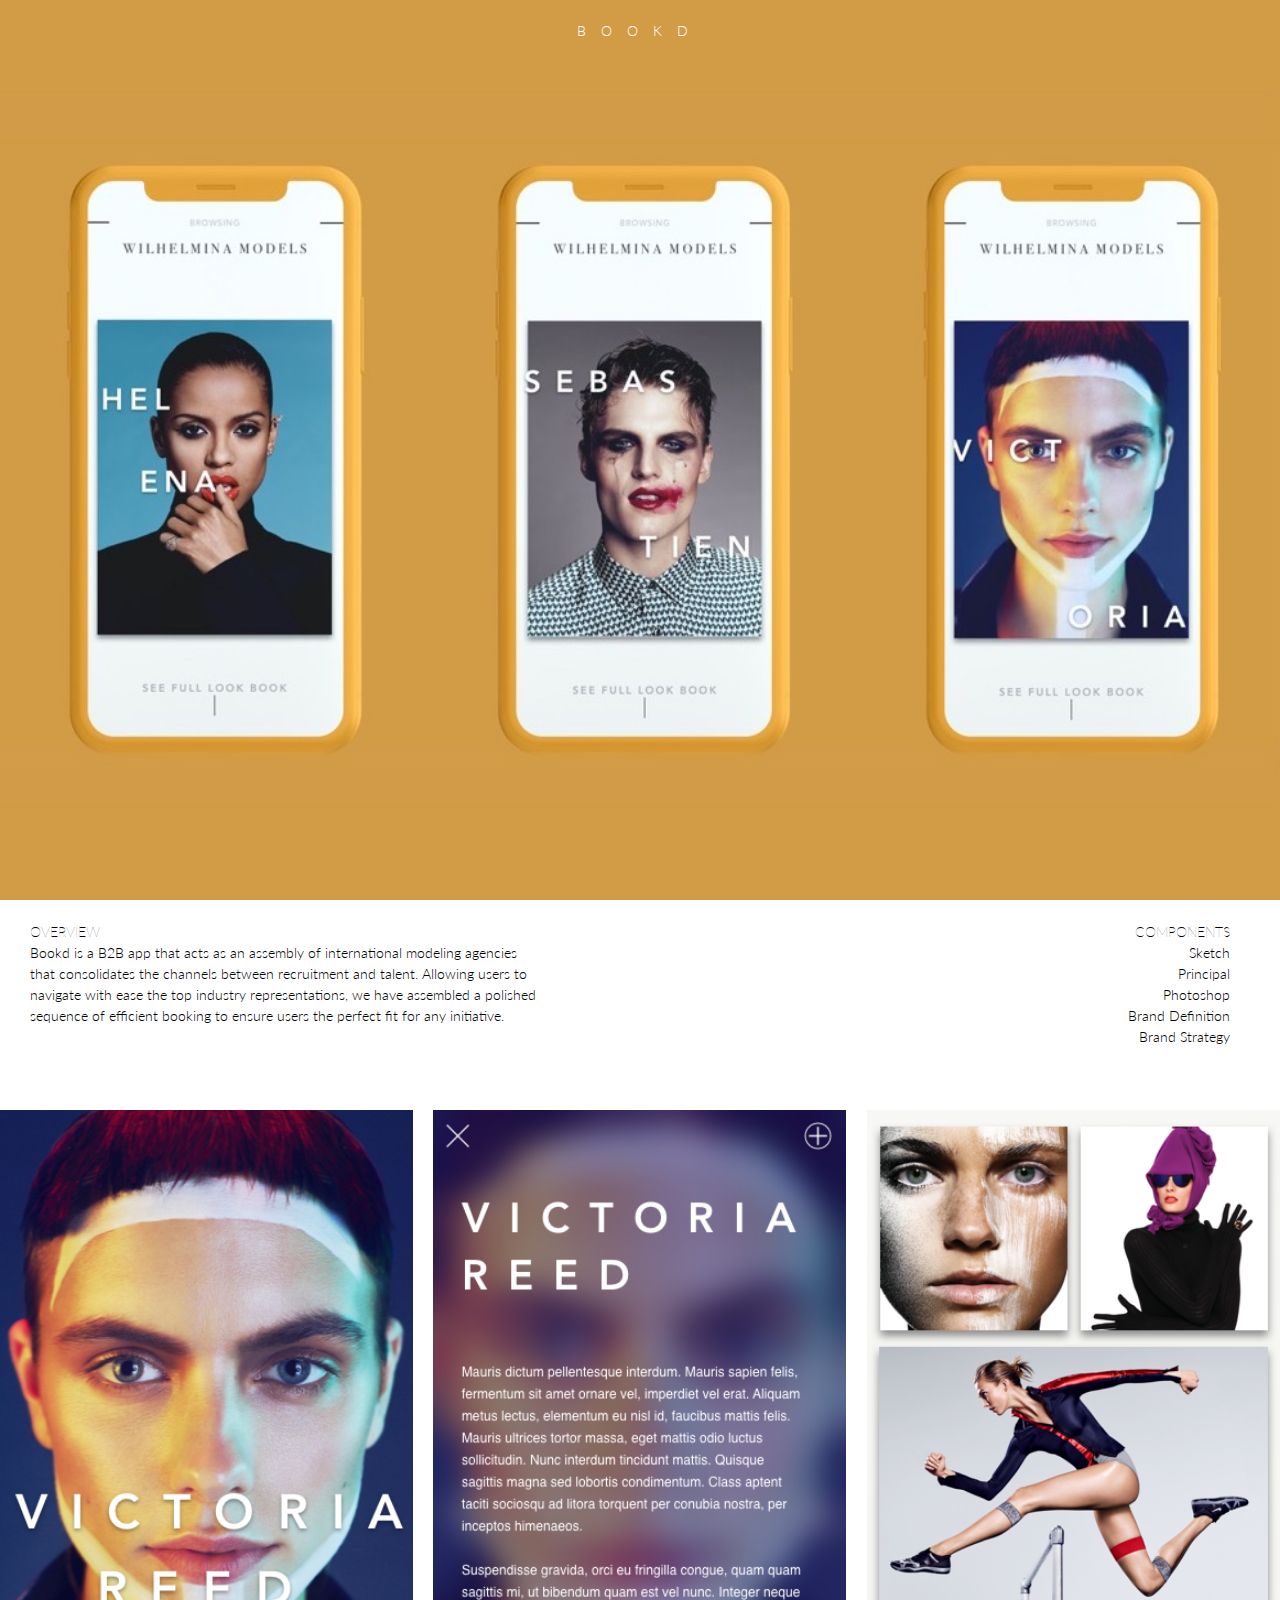
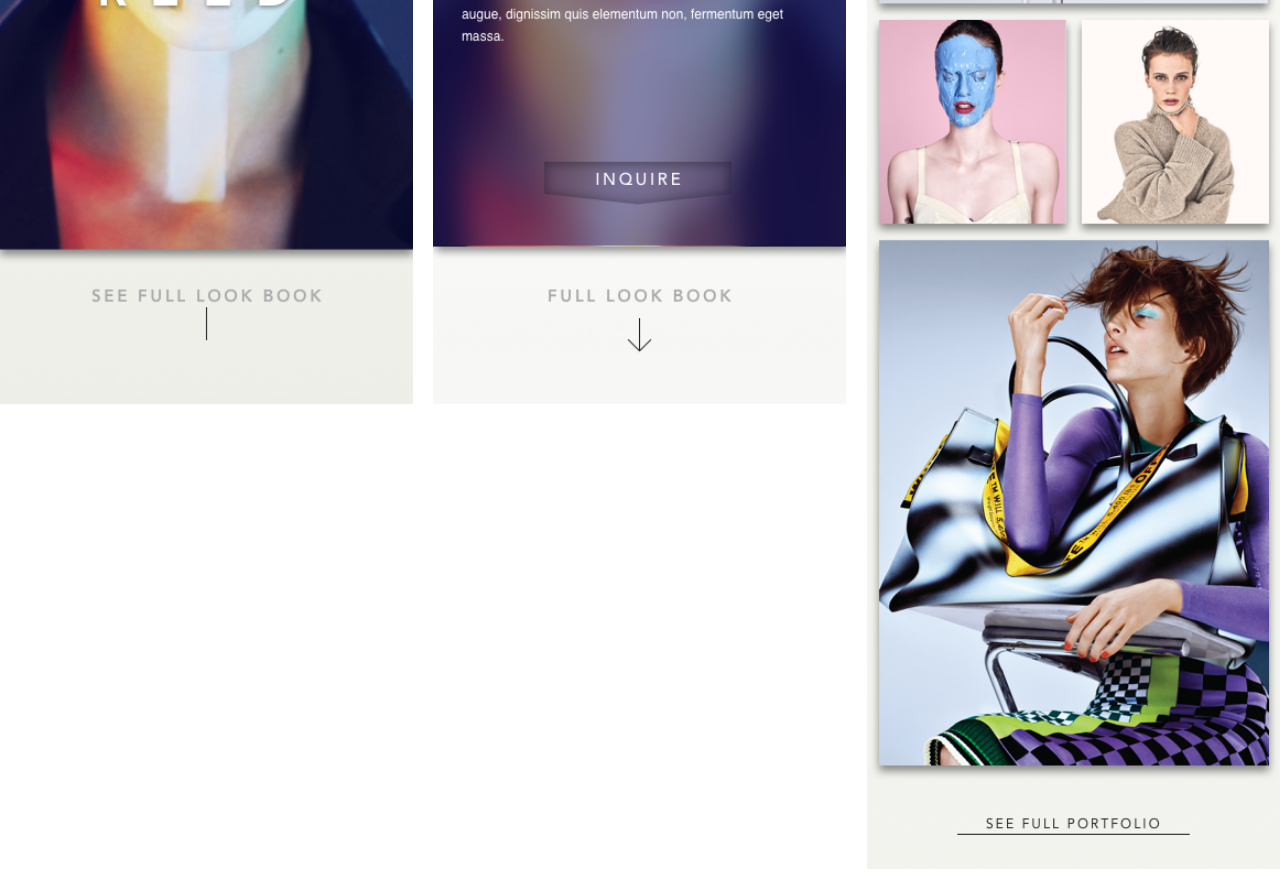
<file: KaelesWork/Bookr/bookr.html>
<!DOCTYPE html>
<html lang="en">
<head>
  <meta charset="UTF-8">
  <meta name="viewport" content="width=device-width, initial-scale=1.0">
  <meta http-equiv="X-UA-Compatible" content="ie=edge">

  <link href="https://fonts.googleapis.com/css?family=Lato:100,300,400,700" rel="stylesheet">

  <link rel="stylesheet" href="style0.css">
  <link rel="stylesheet" href="style.css">

  <link rel="shortcut icon" type="image/png" href="img/k.png"/>
  <link rel="shortcut icon" type="image/png" href="img/k.png"/>

  <title>Bookd</title>
</head>
<body>

  <!-- logo start -->
  <a class="logo logo-light">
  <div class="logo-img fadeIn-element"></div></a><!-- logo end -->
  <!-- navigation start -->
  <div class="navigation-fire main-menu main-menu-light fadeIn-element">
      <span></span>
  </div>
  <nav class="navigation-menu">
      <!-- center container menu start -->
      <div class="center-container-menu">
          <!-- center block menu start -->
          <div class="center-block-menu">
              <ul class="brackets">
                  <li>
                      <a class="menu-state active" href="#home">Home</a>
                  </li>
                  <li>
                      <a class="menu-state" href="#about">About</a>
                  </li>
                  <li>
                      <a class="menu-state" href="#works">Works</a>
                  </li>
                  <li>
                      <a class="menu-state" href="#services">Services</a>
                  </li>
                  <!-- <li>
                      <a class="menu-state" href="#news">News</a>
                  </li> -->
                  <li class="last">
                      <a class="menu-state" href="#news">Contact</a>
                  </li>
              </ul>
          </div><!-- center block menu end -->
      </div><!-- center container menu end -->
  </nav><!-- navigation end -->



  <!-- <img src="img/gs1.jpeg" id="bg" alt=""> -->
  <div id="bg">
    <div class="project-title">
      BOOKD
    </div>
  </div>
  <br>
  <div class="overview">
    <h3>OVERVIEW</h3>
    <p>
      Bookd is a B2B app that acts as an assembly of international modeling agencies that consolidates the channels between recruitment and talent. Allowing users to navigate with ease the top industry representations, we have assembled a polished sequence of efficient booking to ensure users the perfect fit for any initiative.
    </p>
  </div>

  <div class="tools">
    <h3>COMPONENTS</h3>
    <p>
      Sketch<br>
      Principal<br>
      Photoshop<br>
      Brand Definition<br>
      Brand Strategy
    </p>
  </div>



  <div class="section group">
    	<div class="col span_1_of_3">
        <img src="img/startv.png">
    	</div>
    	<div class="col span_1_of_3">
        <img src="img/blurv.png">
    	</div>
    	<div class="col span_1_of_3">
        <img src="img/portv.png">
    	</div>
  </div>

  <script src="plugins.js" type="text/javascript">
  </script>
  <script src="the-dive-the-template.js">
  </script><!-- scripts end -->


</body>
</html>
</file>
<file: KaelesWork/Bookr/style0.css>
/*
  [CSS Index]

  ---

  Template Name: The Dive || The Template
  Author:  ex-nihilo
  Version: 1.2
*/


/*
  1. TEMPLATE BACKGROUNDS
    1.1. section IMG BACKGROUND
	1.2. ken burns slideshow IMG BACKGROUND
	1.3. hero slider IMG BACKGROUND
	1.4. hero split slider IMG BACKGROUND
	1.5. home multiple images IMG BACKGROUND
	1.6. home multiple images slider IMG BACKGROUND
	1.7. home carousel slider IMG BACKGROUND
	1.8. works IMG carousel IMG BACKGROUND
	1.9. about IMG BACKGROUND
	1.10. services IMG BACKGROUND
	1.11. news IMG carousel IMG BACKGROUND
	1.12. news panel left bg IMG BACKGROUND
	1.13. swiper parallax IMG BACKGROUND
	1.14. swiper timeline IMG BACKGROUND
  2. reset
  3. layout
  4. center container
  5. section
  6. shadow
  7. hero container
    7.1. hero bg
	7.2. hero fullscreen FIX
  8. slick fullscreen, slick fullscreen SPLIT
  9. ken burns slideshow
  10. YouTube video
  11. HTML5 video
  12. Vimeo video
  13. Slick v1.6.0 CUSTOM
	13.1. slick slide flickering FIX
	13.2. slick left, slick right
	13.3. slick left about, slick right about
	13.4. slick navigation
  14. Owl Carousel v2.2.0 CUSTOM
    14.1. Owl Carousel navigation
  15. contact info
  16. link underline
  17. button effect
  18. testimonials
  19. services accordion
  20. newsletter form
      20.1. newsletter placeholders
  21. social icons
  22. fullwidth IMG
  23. preloader
  24. about content
  25. split border
  26. fullPage section
    26.1. section IMG
  27. introduction
  28. section title
  29. home multiple images
  30. news IMG carousel
    30.1. news IMG carousel items
  31. works IMG carousel
    31.1. works IMG carousel items
	  31.2. Magnific Popup v1.0.0 CUSTOM
  32. skills bar
  33. facts counter
  34. news MORE carousel items
    34.1. news panel left
      34.1.1. news panel left bg
    34.2. news panel right
  35. logo
  36. navigation brackets
  37. navigation
    37.1. main menu
  38. home carousel slider
  39. swiper parallax
  40. swiper timeline
  41. mistify slideshow
*/




/* NEWLY MODIFIED STYLES */

.body {
  background-color: #87B3D6;
}

.see-more-link {
  color: red;
  font-size: 10px;
}



/* 1. TEMPLATE BACKGROUNDS */
/* 1.1. section IMG BACKGROUND */
.section-bg-home {
background-image: url(../img/background/section-bg-home.jpg);
}

.section-bg-home.light {
background-image: url(../img/background/section-bg-home-light.jpg);
}

.section-bg-contact {
background-image: url(../img/kaeles_backgrounds/creativehouse.gif);
}


/* 1.2. ken burns slideshow IMG BACKGROUND */
.kenburns-slide-1 {
background-image: url(../img/background/kenburns-bg-1.jpg);
}

.kenburns-slide-2 {
background-image: url(../img/background/kenburns-bg-2.jpg);
}

.kenburns-slide-3 {
background-image: url(../img/background/kenburns-bg-3.jpg);
}

.kenburns-slide-4 {
background-image: url(../img/background/kenburns-bg-4.jpg);
}


/* 1.3. hero slider IMG BACKGROUND */
.bg-img-1 {
background-image: url(../img/background/hero-bg-1.jpg);
}

.bg-img-2 {
background-image: url(../img/background/hero-bg-2.jpg);
}

.bg-img-3 {
background-image: url(../img/background/hero-bg-3.jpg);
}

.bg-img-4 {
background-image: url(../img/background/hero-bg-4.jpg);
}


/* 1.4. hero split slider IMG BACKGROUND */
.bg-split-img-1 {
background-image: url(../img/background/hero-split-bg-1.jpg);
}

.bg-split-img-2 {
background-image: url(../img/background/hero-split-bg-2.jpg);
}

.bg-split-img-3 {
background-image: url(../img/background/hero-split-bg-3.jpg);
}

.bg-split-img-4 {
background-image: url(../img/background/hero-split-bg-4.jpg);
}


/* 1.5. home multiple images IMG BACKGROUND */
.home-img-top-left {
background-image: url(../img/background/home-img-top-left.jpg);
}

.home-img-top-center {
background-image: url(../img/background/home-img-top-center.jpg);
}

.home-img-top-right {
background-image: url(../img/background/home-img-top-right.jpg);
}

.home-img-bottom-left {
background-image: url(../img/background/home-img-bottom-left.jpg);
}

.home-img-bottom-center {
background-image: url(../img/background/home-img-bottom-center.jpg);
}

.home-img-bottom-right {
background-image: url(../img/background/home-img-bottom-right.jpg);
}


/* 1.6. home multiple images slider IMG BACKGROUND */
.home-img-top-left-2 {
background-image: url(../img/background/home-img-top-left-2.jpg);
}

.home-img-top-center-2 {
background-image: url(../img/background/home-img-top-center-2.jpg);
}

.home-img-top-right-2 {
background-image: url(../img/background/home-img-top-right-2.jpg);
}

.home-img-bottom-left-2 {
background-image: url(../img/background/home-img-bottom-left-2.jpg);
}

.home-img-bottom-center-2 {
background-image: url(../img/background/home-img-bottom-center-2.jpg);
}

.home-img-bottom-right-2 {
background-image: url(../img/background/home-img-bottom-right-2.jpg);
}


/* 1.7. home carousel slider IMG BACKGROUND */
.home-page-img-item-1 {
background-image: url(../img/background/home-page-img-item-1.jpg);
}

.home-page-img-item-2 {
background-image: url(../img/background/home-page-img-item-2.jpg);
}

.home-page-img-item-3 {
background-image: url(../img/background/home-page-img-item-3.jpg);
}

.home-page-img-item-4 {
background-image: url(../img/background/home-page-img-item-4.jpg);
}

.home-page-img-item-5 {
background-image: url(../img/background/home-page-img-item-5.jpg);
}

.home-page-img-item-6 {
background-image: url(../img/background/home-page-img-item-6.jpg);
}

.home-page-img-item-7 {
background-image: url(../img/background/home-page-img-item-7.jpg);
}


/* 1.8. works IMG carousel IMG BACKGROUND */
.works-page-img-carousel-item-1 {
background-image: url(../img/kaeles_backgrounds/gs1.png);
}

.works-page-img-carousel-item-2 {
background-image: url(../img/kaeles_backgrounds/models.png);
}

.works-page-img-carousel-item-3 {
background-image: url(../img/kaeles_backgrounds/heretic1.png);
}

.works-page-img-carousel-item-4 {
background-image: url(../img/kaeles_backgrounds/audioapp.png);
}

.works-page-img-carousel-item-5 {
background-image: url(../img/kaeles_backgrounds/product2.jpg);
}

.works-page-img-carousel-item-6 {
background-image: url(../img/kaeles_backgrounds/keepers.png);
}

.works-page-img-carousel-item-7 {
background-image: url(../img/works/works-page-img-carousel-item-7.jpg);
}

.works-page-img-carousel-item-8 {
background-image: url(../img/works/works-page-img-carousel-item-8.jpg);
}

.works-page-img-carousel-item-9 {
background-image: url(../img/works/works-page-img-carousel-item-9.jpg);
}

.works-page-img-carousel-item-10 {
background-image: url(../img/kaeles_backgrounds/);
}

.works-page-img-carousel-item-11 {
background-image: url(../img/works/works-page-img-carousel-item-11.jpg);
}

.works-page-img-carousel-item-12 {
background-image: url(../img/works/works-page-img-carousel-item-12.jpg);
}


/* 1.9. about IMG BACKGROUND */
.img-fullwidth-about-carousel {
background-image: url(../img/kaeles_backgrounds/airpay.gif);
}


/* 1.10. services IMG BACKGROUND */
.img-fullwidth-services-carousel-1 {
background-image: url(../img/kaeles_backgrounds/modernmoverkaeles.png);
}

/* .img-fullwidth-services-carousel-2 {
background-image: url(../img/services/services-carousel-2.jpg);
}

.img-fullwidth-services-carousel-3 {
background-image: url(../img/services/services-carousel-3.jpg);
} */



/* 1.11. news IMG carousel IMG BACKGROUND */
.news-page-img-carousel-item-1 {
background-image: url(../img/news/news-page-img-carousel-item-1.jpg);
}

.news-page-img-carousel-item-2 {
background-image: url(../img/news/news-page-img-carousel-item-2.jpg);
}

.news-page-img-carousel-item-3 {
background-image: url(../img/news/news-page-img-carousel-item-3.jpg);
}

.news-page-img-carousel-item-4 {
background-image: url(../img/news/news-page-img-carousel-item-4.jpg);
}


/* 1.12. news panel left bg IMG BACKGROUND */
.panel-left-1.panel-left-bg-1 {
background-image: url(../img/news/news-page-img-carousel-item-1.jpg);
}

.panel-left-2.panel-left-bg-2 {
background-image: url(../img/news/news-page-img-carousel-item-2.jpg);
}

.panel-left-3.panel-left-bg-3 {
background-image: url(../img/news/news-page-img-carousel-item-3.jpg);
}

.panel-left-4.panel-left-bg-4 {
background-image: url(../img/news/news-page-img-carousel-item-4.jpg);
}


/* 1.13. swiper parallax IMG BACKGROUND */
.swiper-slide-parallax-bg {
background-image: url(../img/background/parallax-bg.jpg);
}


/* 1.14. swiper timeline IMG BACKGROUND */
.swiper-slide-bg-1 {
background-image: url(../img/background/timeline-bg-1.jpg);
}

.swiper-slide-bg-2 {
background-image: url(../img/background/timeline-bg-2.jpg);
}

.swiper-slide-bg-3 {
background-image: url(../img/background/timeline-bg-3.jpg);
}

.swiper-slide-bg-4 {
background-image: url(../img/background/timeline-bg-4.jpg);
}


/* 2. reset */
html, body, div, span, applet, object, iframe, h1, h2, h3, h4, h5, h6, p, blockquote, pre, a, abbr, acronym, address, big, cite, code, del, dfn, em, img, ins, kbd, q, s, samp, small, strike, strong, sub, sup, tt, var, b, u, i, center, dl, dt, dd, ol, ul, li, fieldset, form, label, legend, table, caption, tbody, tfoot, thead, tr, th, td, article, aside, canvas, details, embed, figure, figcaption, footer, header, hgroup, menu, nav, output, ruby, section, summary, time, mark, audio, video {
margin: 0;
padding: 0;
border: 0;
font-size: 100%;
font: inherit;
vertical-align: baseline;
}

html, body {
height: 100%;
line-height: 170%;
}

body {
/* line-height: 1; */
}

article, aside, details, figcaption, figure, footer, header, hgroup, menu, nav, section {
display: block;
}

ol, ul {
list-style: none;
}

blockquote, q {
quotes: none;
}

blockquote:before, blockquote:after, q:before, q:after {
content: "";
content: none;
}

table {
border-collapse: collapse;
border-spacing: 0;
}

*:focus {
outline: none;
}

/* remove dotted outline from links,
button and input element */
a:focus, a:active,
button::-moz-focus-inner,
input[type="reset"]::-moz-focus-inner,
input[type="button"]::-moz-focus-inner,
input[type="submit"]::-moz-focus-inner {
border: 0;
outline: 0;
}


/* 3. layout */
body {
font-family: 'Raleway', sans-serif;
font-size: 14px;
line-height: 1.5;
font-style: normal;
font-weight: 400;
background: #111;
 -webkit-font-smoothing: antialiased;
-moz-osx-font-smoothing: grayscale;
-webkit-text-size-adjust: 100%;
   -moz-text-size-adjust: 100%;
    -ms-text-size-adjust: 100%;
width: 100%;
height: 100%;
overflow-x: hidden;
overflow-y: auto;
margin: 0;
padding: 0;
}

a {
text-decoration: none;
outline: none;
 -webkit-font-smoothing: antialiased;
-moz-osx-font-smoothing: grayscale;
-webkit-text-size-adjust: 100%;
   -moz-text-size-adjust: 100%;
    -ms-text-size-adjust: 100%;
}

a:hover,
a:visited,
a:active,
a:focus {
text-decoration: none;
outline: none;
}

p {
 -webkit-font-smoothing: antialiased;
-moz-osx-font-smoothing: grayscale;
-webkit-text-size-adjust: 100%;
   -moz-text-size-adjust: 100%;
    -ms-text-size-adjust: 100%;
}

p a {
text-decoration: none;
font-style: italic;
outline: none;
-webkit-transition: all 0.5s linear;
   -moz-transition: all 0.5s linear;
    -ms-transition: all 0.5s linear;
     -o-transition: all 0.5s linear;
        transition: all 0.5s linear;
}

p a:hover {
text-decoration: none;
outline: none;
-webkit-transition: all 0.5s linear;
   -moz-transition: all 0.5s linear;
    -ms-transition: all 0.5s linear;
     -o-transition: all 0.5s linear;
        transition: all 0.5s linear;
}

strong {
font-weight: bold;
}

::-moz-selection { background: #111; color: #fff; }
     ::selection { background: #111; color: #fff; }


/* 4. center container */
.center-container {
position: absolute;
display: table;
table-layout: fixed;
width: 100%;
height: 100%;
background: none;
}

.center-block {
display: table-cell;
vertical-align: middle;
}

.center-container-menu {
position: relative;
display: table;
width: 100%;
height: 100%;
}

.center-block-menu {
display: table-cell;
vertical-align: middle;
}


/* 5. section */
.sections {
position: relative;
z-index: 5;
}

.nopadding {
padding: 0!important;
margin: 0!important;
}


/* 6. shadow */
.overlay:before {
content: "";
position: absolute;
display: block;
top: 0;
left: 0;
bottom: 0;
right: 0;
-webkit-pointer-events: none;
   -moz-pointer-events: none;
        pointer-events: none;
z-index: 1;
}

.overlay-video:before {
content: "";
position: absolute;
display: block;
top: 0;
left: 0;
bottom: 0;
right: 0;
-webkit-pointer-events: auto;
   -moz-pointer-events: auto;
        pointer-events: auto;
z-index: 1;
}

.overlay-dark-35:before {
background: -moz-linear-gradient(top, rgba(0, 0, 0, .35) 0%, rgba(0, 0, 0, .1) 100%);
background: -webkit-linear-gradient(top, rgba(0, 0, 0, .35) 0%, rgba(0, 0, 0, .1) 100%);
background: linear-gradient(to bottom, rgba(0, 0, 0, .35) 0%, rgba(0, 0, 0, .1) 100%);
filter: progid:DXImageTransform.Microsoft.gradient(startColorstr='#a6000000', endColorstr='#00000000', GradientType=0);
}

.overlay-inverse-dark-35:before {
background: -moz-linear-gradient(bottom, rgba(0, 0, 0, .15) 0%, rgba(0, 0, 0, .1) 100%);
background: -webkit-linear-gradient(bottom, rgba(0, 0, 0, .15) 0%, rgba(0, 0, 0, .1) 100%);
background: linear-gradient(to top, rgba(0, 0, 0, .15) 0%, rgba(0, 0, 0, .1) 100%);
filter: progid:DXImageTransform.Microsoft.gradient(startColorstr='#a6000000', endColorstr='#00000000', GradientType=0);
}

.overlay-dark-70:before {
background: -moz-linear-gradient(bottom, rgba(0, 0, 0, .4) 0%, rgba(0, 0, 0, .1) 100%);
background: -webkit-linear-gradient(bottom, rgba(0, 0, 0, .4) 0%, rgba(0, 0, 0, .1) 100%);
background: linear-gradient(to top, rgba(0, 0, 0, .4) 0%, rgba(0, 0, 0, .1) 100%);
filter: progid:DXImageTransform.Microsoft.gradient(startColorstr='#a6000000', endColorstr='#00000000', GradientType=0);
}

.overlay-light-70:before {
background: -moz-linear-gradient(bottom, rgba(255, 255, 255, .7) 0%, rgba(255, 255, 255, .1) 100%);
background: -webkit-linear-gradient(bottom, rgba(255, 255, 255, .7) 0%, rgba(255, 255, 255, .1) 100%);
background: linear-gradient(to top, rgba(255, 255, 255, .7) 0%, rgba(255, 255, 255, .1) 100%);
filter: progid:DXImageTransform.Microsoft.gradient( startColorstr='#ffffff', endColorstr='#00ffffff',GradientType=0 );
}

.overlay-dark-90:before {
background: -moz-linear-gradient(top, rgba(0, 0, 0, .9) 0%, rgba(0, 0, 0, .1) 100%);
background: -webkit-linear-gradient(top, rgba(0, 0, 0, .9) 0%, rgba(0, 0, 0, .1) 100%);
background: linear-gradient(to bottom, rgba(0, 0, 0, .9) 0%, rgba(0, 0, 0, .1) 100%);
filter: progid:DXImageTransform.Microsoft.gradient(startColorstr='#a6000000', endColorstr='#00000000', GradientType=0);
}


/* 7. hero container */
.hero-fullscreen {
position: absolute;
width: 100%;
height: 100%;
left: 0;
top: 0;
overflow: hidden;
z-index: 0;
background-color: #87B3D6;
}


/* 7.1. hero bg */
.hero-bg {
position: relative;
width: 100%;
height: 100%;
background-position: center center;
background-repeat: no-repeat;
-webkit-background-size: cover;
   -moz-background-size: cover;
    -ms-background-size: cover;
     -o-background-size: cover;
        background-size: cover;
}


/* 7.2. hero fullscreen FIX */
.hero-fullscreen-FIX {
width: 100%;
height: 100%;
}


/* 8. slick fullscreen, slick fullscreen SPLIT */
.slick-fullscreen-img-fill {
position: relative;
display: block;
width: 100%;
overflow: hidden;
text-align: center;
}

.slick-fullscreen-img-fill img {
position: relative;
display: inline-block;
min-width: 100%;
max-width: none;
min-height: 100%;
}

.slick-fullscreen .slick-fullscreen-item .slick-fullscreen-img-fill,
.slick-fullscreen-split .slick-fullscreen-item .slick-fullscreen-img-fill {
height: 100vh;
background: none;
}

.slick-fullscreen .slick-fullscreen-item .slick-fullscreen-img-fill .slick-fullscreen-info,
.slick-fullscreen-split .slick-fullscreen-item .slick-fullscreen-img-fill .slick-fullscreen-info {
position:absolute;
width: 100%;
height: 100%;
top: 0;
left: 0;
line-height: 100vh;
text-align: center;
}

.slick-fullscreen .slick-fullscreen-item .slick-fullscreen-img-fill .bg-img,
.slick-fullscreen-split .slick-fullscreen-item .slick-fullscreen-img-fill .bg-img {
position: relative;
width: auto;
height: 100%;
background-position: center center;
background-repeat: no-repeat;
-webkit-background-size: cover;
   -moz-background-size: cover;
    -ms-background-size: cover;
     -o-background-size: cover;
        background-size: cover;
}

.slick-fullscreen .slick-fullscreen-item .slick-fullscreen-info > div,
.slick-fullscreen-split .slick-fullscreen-item .slick-fullscreen-info > div {
display: inline-block!important;
vertical-align: middle;
}


.slick-fullscreen:hover .slick-prev,
.slick-fullscreen:hover .slick-next,
.slick-fullscreen-split:hover .slick-prev,
.slick-fullscreen-split:hover .slick-next {
        opacity: 1;
   -moz-opacity: 1;
-webkit-opacity: 1;
filter: alpha(opacity=100);
-ms-filter: "progid:DXImageTransform.Microsoft.Alpha(Opacity=100)";
}

.slick-fullscreen:hover .slick-prev,
.slick-fullscreen-split:hover .slick-prev {
left: -35px;
}

.slick-fullscreen:hover .slick-next,
.slick-fullscreen-split:hover .slick-next {
right: -35px;
}


.slick-fullscreen .slick-dots,
.slick-fullscreen-split .slick-dots {
position: absolute;
width: 100%;
height: 5px;
bottom: 0;
left: 0;
margin: 0;
padding: 0;
background: rgba(255, 255, 255, .25);
list-style-type: none;
}

.slick-fullscreen .slick-dots li button,
.slick-fullscreen-split .slick-dots li button {
display: none;
}

.slick-fullscreen .slick-dots li,
.slick-fullscreen-split .slick-dots li {
position: absolute;
float: left;
width: 0;
height: 5px;
left: -5px;
bottom: 0;
background: #fff;
}

.slick-fullscreen .slick-dots li.slick-active,
.slick-fullscreen-split .slick-dots li.slick-active {
width: 100%;
-webkit-animation: progressDots 4s both;
   -moz-animation: progressDots 4s both;
    -ms-animation: progressDots 4s both;
     -o-animation: progressDots 4s both;
        animation: progressDots 4s both;
}

@-webkit-keyframes progressDots {
  from {
    width: 0;
  }
  to {
    width: 100%;
  }
}

@keyframes progressDots {
  from {
    width: 0;
  }
  to {
    width: 100%;
  }
}

.slick-fullscreen .slick-fullscreen-item.slick-active,
.slick-fullscreen-split .slick-fullscreen-item.slick-active {
}

.slick-fullscreen,
.slick-fullscreen-split {
background: none;
}

.slick-fullscreen .slick-slide,
.slick-fullscreen-split .slick-slide {
display: none;
float: left;
height: 100%;
}

.slick-initialized .slick-slide {
display: block;
}


/* 9. ken burns slideshow */
.kenburns-slide-wrapper {
position: relative;
width: 100%;
height: 100%;
left: 0;
top: 0;
overflow: hidden;
z-index: 0;
}

.kenburns-slide {
position: absolute;
top: 0;
left: 0;
width: 100%;
height: 100%;
        opacity: 0;
   -moz-opacity: 0;
-webkit-opacity: 0;
filter: alpha(opacity=0);
-ms-filter: "progid:DXImageTransform.Microsoft.Alpha(Opacity=0)";
-webkit-animation: KenBurnsSlideShow 24s linear infinite 0s;
   -moz-animation: KenBurnsSlideShow 24s linear infinite 0s;
    -ms-animation: KenBurnsSlideShow 24s linear infinite 0s;
     -o-animation: KenBurnsSlideShow 24s linear infinite 0s;
        animation: KenBurnsSlideShow 24s linear infinite 0s;
}

.kenburns-slide-1 {
        opacity: 1;
   -moz-opacity: 1;
-webkit-opacity: 1;
filter: alpha(opacity=100);
-ms-filter: "progid:DXImageTransform.Microsoft.Alpha(Opacity=100)";
background-repeat: no-repeat;
background-position: center;
-webkit-background-size: cover;
   -moz-background-size: cover;
    -ms-background-size: cover;
     -o-background-size: cover;
        background-size: cover;
}

.kenburns-slide-2 {
-webkit-animation-delay: 6s;
   -moz-animation-delay: 6s;
    -ms-animation-delay: 6s;
     -o-animation-delay: 6s;
        animation-delay: 6s;
background-repeat: no-repeat;
background-position: center;
-webkit-background-size: cover;
   -moz-background-size: cover;
    -ms-background-size: cover;
     -o-background-size: cover;
        background-size: cover;
}

.kenburns-slide-3 {
-webkit-animation-delay: 12s;
   -moz-animation-delay: 12s;
    -ms-animation-delay: 12s;
     -o-animation-delay: 12s;
        animation-delay: 12s;
background-repeat: no-repeat;
background-position: center;
-webkit-background-size: cover;
   -moz-background-size: cover;
    -ms-background-size: cover;
     -o-background-size: cover;
        background-size: cover;
}

.kenburns-slide-4 {
-webkit-animation-delay: 18s;
   -moz-animation-delay: 18s;
    -ms-animation-delay: 18s;
     -o-animation-delay: 18s;
        animation-delay: 18s;
background-repeat: no-repeat;
background-position: center;
-webkit-background-size: cover;
   -moz-background-size: cover;
    -ms-background-size: cover;
     -o-background-size: cover;
        background-size: cover;
}

@-webkit-keyframes KenBurnsSlideShow {
  0% {
    opacity: 0;
    -webkit-transform: scale(1);
  }
 5% {
    opacity: 1
  }
 25% {
    opacity: 1;
  }
 30% {
    opacity: 0;
    -webkit-transform: scale(1.1);
  }
 100% {
    opacity: 0;
    -webkit-transformm: scale(1);
  }
}

@-moz-keyframes KenBurnsSlideShow {
  0% {
    opacity: 0;
    -moz-transform: scale(1);
  }
 5% {
    opacity: 1
  }
 25% {
    opacity: 1;
  }
 30% {
    opacity: 0;
    -moz-transform: scale(1.1);
  }
 100% {
    opacity: 0;
    -moz-transform: scale(1);
  }
}

@-o-keyframes KenBurnsSlideShow {
  0% {
    opacity: 0;
    -o-transform: scale(1);
  }
 5% {
    opacity: 1
  }
 25% {
    opacity: 1;
  }
 30% {
    opacity: 0;
    -o-transform: scale(1.1);
  }
 100% {
    opacity: 0;
    -o-transform: scale(1);
  }
}

@keyframes KenBurnsSlideShow {
  0% {
    opacity: 0;
	    transform: scale(1);
    -ms-transform: scale(1);
  }
 5% {
    opacity: 1
  }
 25% {
    opacity: 1;
  }
 30% {
    opacity: 0;
	    transform: scale(1.1);
    -ms-transform: scale(1.1);
  }
 100% {
    opacity: 0;
	    transform: scale(1);
    -ms-transform: scale(1);
  }
}


/* 10. YouTube video */
.YT-bg {
background: none;
}

@media only screen and (max-width: 880px) {
  .YT-bg {
    position: relative;
    height: 100%;
    background-image: url(../img/background/YT-bg.jpg);
    background-repeat: no-repeat;
    background-position: center;
    -webkit-background-size: cover;
       -moz-background-size: cover;
        -ms-background-size: cover;
         -o-background-size: cover;
            background-size: cover;
  }
}

.background-video {
position: absolute;
background-repeat: no-repeat;
background-position: top center;
top: 0;
right: 0;
bottom: 0;
left: 0;
overflow: hidden;
}

video,
source {
position: absolute;
min-width: 100%;
min-height: 100%;
bottom: 0;
left: 0;
}

.loaded .ytplayer-container {
display: block;
}

.ytplayer-container {
position: absolute;
min-width: 100%;
height: 100%;
top: 0;
right: 0;
bottom: 0;
left: 0;
overflow: hidden;
z-index: 1;
}

.ytplayer-shield {
position: absolute;
width: 100%;
height: 100%;
top: 0;
left: 0;
z-index: 1;
}

.ytplayer-player {
position: absolute;
}


/* 11. HTML5 video */
#video-bg {
position: absolute;
width: 100%;
height: 100%;
left: 0;
top: 0;
overflow: hidden;
z-index: 0;
}


/* 12. Vimeo video */
#vimeo-video {
position: absolute;
width: 100%;
height: 100%;
left: 0;
top: 0;
overflow: hidden;
border: none;
}

#vimeo-video iframe,
#vimeo-video object,
#vimeo-video embed {
border: none;
}


/* 13. Slick v1.6.0 CUSTOM */
.slick-slide {
height: 100vh;
background: #fff;
}

.slick-slider {
margin-bottom: 0;
margin-top: 0;
cursor: default;
}


/* 13.1. slick slide flickering FIX */
.slick-track,
.slick-list {
-webkit-perspective: 2000;
        perspective: 2000;
-webkit-backface-visibility: hidden;
        backface-visibility: hidden;
}


/* 13.2. slick left, slick right */
.slick-left,
.slick-right {
width: 100%;
height: auto;
}


/* 13.3. slick left about, slick right about */
.slick-left-about,
.slick-right-about {
width: 100%;
height: auto;
}


/* 13.4. slick navigation */
.slick-prev,
.slick-next {
position: absolute;
display: block;
top: 50%;
width: 56px;
height: 56px;
line-height: 56px;
text-align: center;
-webkit-transition: all 0.27s cubic-bezier(0.000, 0.000, 0.580, 1.000);
   -moz-transition: all 0.27s cubic-bezier(0.000, 0.000, 0.580, 1.000);
    -ms-transition: all 0.27s cubic-bezier(0.000, 0.000, 0.580, 1.000);
     -o-transition: all 0.27s cubic-bezier(0.000, 0.000, 0.580, 1.000);
        transition: all 0.27s cubic-bezier(0.000, 0.000, 0.580, 1.000);
        opacity: 0;
   -moz-opacity: 0;
-webkit-opacity: 0;
filter: alpha(opacity=0);
-ms-filter: "progid:DXImageTransform.Microsoft.Alpha(Opacity=0)";
z-index: 1;
visibility: visible;
}

@media only screen and (max-width: 1200px) {
  .slick-prev,
  .slick-next {
    top: auto;
    bottom: 0;
    margin-top: -29px;
  }
}

.slick-services .slick-prev,
.slick-services .slick-next {
top: 50%;
}

.slick-prev {
left: -50px;
}

.slick-next {
right: -50px;
}

.slick-prev:before,
.slick-next:before {
font-size: 14px;
color: #fff;
padding-top: 10px;
-webkit-border-radius: 3px;
   -moz-border-radius: 3px;
        border-radius: 3px;
display: block;
width: 66%;
height: 66%;
position: absolute;
background: rgba(0, 0, 0, 1);
-webkit-transition: all 0.27s cubic-bezier(0.000, 0.000, 0.580, 1.000);
   -moz-transition: all 0.27s cubic-bezier(0.000, 0.000, 0.580, 1.000);
    -ms-transition: all 0.27s cubic-bezier(0.000, 0.000, 0.580, 1.000);
     -o-transition: all 0.27s cubic-bezier(0.000, 0.000, 0.580, 1.000);
        transition: all 0.27s cubic-bezier(0.000, 0.000, 0.580, 1.000);
        opacity: 1;
   -moz-opacity: 1;
-webkit-opacity: 1;
filter: alpha(opacity=100);
-ms-filter: "progid:DXImageTransform.Microsoft.Alpha(Opacity=100)";
}

.slick-prev:before {
left: 45px;
top: 9px;
}

.slick-next:before {
right: 45px;
top: 9px;
}

.slick-prev:hover,
.slick-next:hover {
-webkit-transition: 0 none;
   -moz-transition: 0 none;
	-ms-transition: 0 none;
     -o-transition: 0 none;
        transition: 0 none;
        opacity: 1;
   -moz-opacity: 1;
-webkit-opacity: 1;
filter: alpha(opacity=100);
-ms-filter: "progid:DXImageTransform.Microsoft.Alpha(Opacity=100)";
}

.slick-left-about,
.slick-right-about,
.slick-services {
cursor: auto;
}

.slick-prev:hover:before,
.slick-next:hover:before,
.slick-prev:active:before,
.slick-next:active:before,
.slick-left-about:hover .slick-prev,
.slick-left-about:hover .slick-next,
.slick-right-about:hover .slick-prev,
.slick-right-about:hover .slick-next,
.slick-services:hover .slick-prev,
.slick-services:hover .slick-next {
        opacity: 1;
   -moz-opacity: 1;
-webkit-opacity: 1;
filter: alpha(opacity=100);
-ms-filter: "progid:DXImageTransform.Microsoft.Alpha(Opacity=100)";
}

.slick-left-about:hover .slick-prev,
.slick-right-about:hover .slick-prev,
.slick-services:hover .slick-prev {
left: -35px;
}

.slick-left-about:hover .slick-next,
.slick-right-about:hover .slick-next,
.slick-services:hover .slick-next {
right: -35px;
}


/* 14. Owl Carousel v2.2.0 CUSTOM */
.owl-buttons {
position: static;
}


/* 14.1. Owl Carousel navigation */
.owl-prev,
.owl-next {
position: absolute;
display: block;
top: 50%;
margin-top: -29px;
width: 56px;
height: 56px;
line-height: 56px;
font-size: 14px;
color: #fff;
text-align: center;
-webkit-transition: all 0.27s cubic-bezier(0.000, 0.000, 0.580, 1.000);
   -moz-transition: all 0.27s cubic-bezier(0.000, 0.000, 0.580, 1.000);
    -ms-transition: all 0.27s cubic-bezier(0.000, 0.000, 0.580, 1.000);
     -o-transition: all 0.27s cubic-bezier(0.000, 0.000, 0.580, 1.000);
        transition: all 0.27s cubic-bezier(0.000, 0.000, 0.580, 1.000);
        opacity: 0;
   -moz-opacity: 0;
-webkit-opacity: 0;
filter: alpha(opacity=0);
-ms-filter: "progid:DXImageTransform.Microsoft.Alpha(Opacity=0)";
visibility: visible;
}

@media only screen and (max-width: 880px) {
  .owl-prev,
  .owl-next {
    top: 50%;
    margin-top: -29px;
  }
}

#testimonials-carousel .owl-prev,
#testimonials-carousel .owl-next {
top: 50%;
margin-top: -29px;
}

.owl-prev {
left: -50px;
}

.owl-next {
right: -50px;
}

.owl-prev:before,
.owl-next:before {
-webkit-border-radius: 3px;
   -moz-border-radius: 3px;
        border-radius: 3px;
content: "";
display: block;
width: 66%;
height: 66%;
position: absolute;
background: rgba(0, 0, 0, 1);
-webkit-transition: all 0.27s cubic-bezier(0.000, 0.000, 0.580, 1.000);
   -moz-transition: all 0.27s cubic-bezier(0.000, 0.000, 0.580, 1.000);
    -ms-transition: all 0.27s cubic-bezier(0.000, 0.000, 0.580, 1.000);
     -o-transition: all 0.27s cubic-bezier(0.000, 0.000, 0.580, 1.000);
        transition: all 0.27s cubic-bezier(0.000, 0.000, 0.580, 1.000);
}

.owl-prev:before {
left: 45px;
top: 9px;
}

.owl-next:before {
right: 45px;
top: 9px;
}

.owl-prev .owl-custom,
.owl-next .owl-custom {
position: relative;
}

.owl-prev .owl-custom {
position: relative;
left: 34px;
}

.owl-next .owl-custom {
position: relative;
right: 34px;
}

.owl-prev:hover,
.owl-next:hover {
-webkit-transition: 0 none;
   -moz-transition: 0 none;
	-ms-transition: 0 none;
     -o-transition: 0 none;
        transition: 0 none;
}

.owl-prev:hover:before,
.owl-next:hover:before,
.owl-prev:active:before,
.owl-next:active:before,
.owl-carousel:hover .owl-prev,
.owl-carousel:hover .owl-next {
        opacity: 1;
   -moz-opacity: 1;
-webkit-opacity: 1;
filter: alpha(opacity=100);
-ms-filter: "progid:DXImageTransform.Microsoft.Alpha(Opacity=100)";
}

.owl-carousel:hover .owl-prev {
left: -35px;
}

.owl-carousel:hover .owl-next {
right: -35px;
}


/* 15. contact info */
.contact-info-wrapper {
padding: 0;
}

.contact-info-description {
color: #fff;
text-align: center;
text-transform: uppercase;
}

.contact-info-description-img {
display: block;
font-size: 25px;
text-align: center;
color: #fff;
margin: 15px 0 15px 0;
}

@media only screen and (max-width: 880px) {
  .contact-info-description-img {
    font-size: 20px;
	margin: 10px 0 10px 0;
  }
}

.contact-info-description-img.large {
font-size: 40px;
}

@media only screen and (max-width: 880px) {
  .contact-info-description-img.large {
    font-size: 20px;
	margin: 10px 0 10px 0;
  }
}

.contact-info-text {
font-size: 11px;
letter-spacing: 0.05em;
}

@media only screen and (max-width: 880px) {
  .contact-info-text {
    font-size: 10px;
  }
}

.contact-info-text.large {
font-size: 12px;
}

@media only screen and (max-width: 880px) {
  .contact-info-text.large {
    font-size: 10px;
  }
}


/* 16. link underline */
.link-underline {
position: relative;
display: inline-block;
}

.link-underline::before {
content: "";
position: absolute;
bottom: 0;
left: 0;
width: 100%;
height: 1px;
background: #111;
-webkit-transform-origin: right center;
   -moz-transform-origin: right center;
    -ms-transform-origin: right center;
        transform-origin: right center;
-webkit-transform: scale(0, 1);
   -moz-transform: scale(0, 1);
    -ms-transform: scale(0, 1);
     -o-transform: scale(0, 1);
        transform: scale(0, 1);
-webkit-transition: -webkit-transform 0.4s cubic-bezier(0.4, 0, 0.2, 1);
   -moz-transition: -moz-transform 0.4s cubic-bezier(0.4, 0, 0.2, 1);
    -ms-transition: -ms-transform 0.4s cubic-bezier(0.4, 0, 0.2, 1);
     -o-transition: -o-transform 0.4s cubic-bezier(0.4, 0, 0.2, 1);
        transition: transform 0.4s cubic-bezier(0.4, 0, 0.2, 1);
}

.link-underline.link-underline-light::before,
.link-underline.contact::before {
background: #fff;
}

.link-underline.contact::before {
bottom: -5px;
}

a.contact,
a:hover.contact {
color: #fff;
}

.link-underline:hover::before {
-webkit-transform-origin: left center;
   -moz-transform-origin: left center;
    -ms-transform-origin: left center;
        transform-origin: left center;
-webkit-transform: scale(1, 1);
   -moz-transform: scale(1, 1);
    -ms-transform: scale(1, 1);
     -o-transform: scale(1, 1);
        transform: scale(1, 1);
}


/* 17. button effect */
.c-btn {
position: relative;
display: inline-block;
border: none;
background: #fff;
letter-spacing: 0.25em;
font-weight: 700;
font-size: 10px;
text-transform: uppercase;
text-align: center;
color: #111;
margin: 20px 0 0 0;
padding: 15px 25px;
-webkit-transition: color 0.4s cubic-bezier(0.4, 0, 0.2, 1);
   -moz-transition: color 0.4s cubic-bezier(0.4, 0, 0.2, 1);
    -ms-transition: color 0.4s cubic-bezier(0.4, 0, 0.2, 1);
     -o-transition: color 0.4s cubic-bezier(0.4, 0, 0.2, 1);
        transition: color 0.4s cubic-bezier(0.4, 0, 0.2, 1);
}

.c-btn.inverse {
color: #111;
background: #fff;
}

.c-btn.inverse-dark {
color: #fff;
background: #111;
}

.c-btn.fullwidth {
width: 225px;
}

.c-btn::before {
content: "";
position: absolute;
top: 0;
left: 0;
bottom: 0;
right: 0;
background: #E675ED;
-webkit-transform-origin: right center;
   -moz-transform-origin: right center;
    -ms-transform-origin: right center;
        transform-origin: right center;
-webkit-transform: scale(0, 1);
   -moz-transform: scale(0, 1);
    -ms-transform: scale(0, 1);
     -o-transform: scale(0, 1);
        transform: scale(0, 1);
-webkit-transition: -webkit-transform 0.4s cubic-bezier(0.4, 0, 0.2, 1);
   -moz-transition: -moz-transform 0.4s cubic-bezier(0.4, 0, 0.2, 1);
    -ms-transition: -ms-transform 0.4s cubic-bezier(0.4, 0, 0.2, 1);

     -o-transition: -o-transform 0.4s cubic-bezier(0.4, 0, 0.2, 1);
        transition: transform 0.4s cubic-bezier(0.4, 0, 0.2, 1);
}

.c-btn.inverse::before {
background: #E675ED;
}

.c-btn.inverse-dark::before {
background: #E675ED;
}

.c-btn:hover::before,
a:hover .c-btn::before {
-webkit-transform-origin: left center;
   -moz-transform-origin: left center;
    -ms-transform-origin: left center;
        transform-origin: left center;
-webkit-transform: scale(1, 1);
   -moz-transform: scale(1, 1);
    -ms-transform: scale(1, 1);
     -o-transform: scale(1, 1);
        transform: scale(1, 1);
}

.c-btn span {
display: inline-block;
position: relative;
z-index: 2;
}

.c-btn:hover,
a:hover .c-btn {
color: #fff;
}

.c-btn.inverse:hover {
color: #fff;
}

.c-btn.inverse-dark:hover {
color: #fff;
}


/* 18. testimonials */
.testimonials-carousel {
position: relative;
width: 100%;
margin: 0 auto;
padding: 0;
}

.testimonials-carousel.owl-carousel {
width: auto;
}

.testimonials-carousel,
.testimonials-quote,
.testimonials-quote-img {
-webkit-transition: all 300ms cubic-bezier(0.77, 0, 0.175, 1);
   -moz-transition: all 300ms cubic-bezier(0.77, 0, 0.175, 1);
    -ms-transition: all 300ms cubic-bezier(0.77, 0, 0.175, 1);
     -o-transition: all 300ms cubic-bezier(0.77, 0, 0.175, 1);
        transition: all 300ms cubic-bezier(0.77, 0, 0.175, 1);
}

.testimonials-quote-img {
position: relative;
margin: 10px auto 30px auto;
width: 100px;
height: 100px;
-webkit-border-radius: 50%;
   -moz-border-radius: 50%;
        border-radius: 50%;
-webkit-box-shadow: 0 0 10px rgba(0, 0, 0, .35);
   -moz-box-shadow: 0 0 10px rgba(0, 0, 0, .35);
        box-shadow: 0 0 10px rgba(0, 0, 0, .35);
}

@media only screen and (max-width: 880px) {
  .testimonials-quote-img {
    margin: 10px auto 5px auto;
  }
}

.testimonials-quote p {
text-align: center;
}

.testimonials-signature {
font-family: 'Avenir', sans-serif;
font-size: 12px;
font-weight: 400;
text-transform: uppercase;
letter-spacing: 0.05em;
text-align: center;
color: #fff;
margin: 10px auto 0 auto;
}

@media only screen and (max-width: 880px) {
  .testimonials-signature {
    margin: -4px auto 0 auto;
  }
}

.testimonials-signature:before {
content: "― ";
display: inline-block;
}

.section-testimonials.quote-mark-l {
padding: 0 10px 0 0;
}

.section-testimonials.quote-mark-r {
padding: 0 0 0 10px;
}


/* 19. services accordion */
.services-container {
position: relative;
width: 100%;
height: 100vh;
margin: 0;
padding: 0;
background: #fff;
}

.services-wrapper {
max-height: 400px;
padding: 0 200px;
text-align: left;
margin-top: -18px;
}

@media only screen and (max-width: 1200px) {
  .services-wrapper {
    padding: 0 40px;
  }
}

@media only screen and (max-width: 880px) {
  .services-wrapper {
    padding: 0 20px;
  }
}

@media only screen and (max-width: 640px) {
  .services-wrapper {
    padding: 0 20px;
	height: auto;
  }
}

.services-accordion {
background: none;
width: auto;
}

.services-accordion > ul > li {
list-style: none;
border-bottom: 1px solid #ccc;
}

.services-accordion ul li span {
position: relative;
display: block;
font-family: 'Avenir', sans-serif;
font-style: normal;
font-weight: 400;
font-size: 12px;
top: 2px;
text-transform: uppercase;
color: #111;
letter-spacing: 0.05em;
line-height: 1.5;
padding: 15px 0;
cursor: pointer;
}

.services-accordion ul li span:after {
position: absolute;
display: block;
content: "+";
font-family: "Ionicons";
right: 20px;
top: 15px;
font-size: 16px;
line-height: 16px;
width: 15px;
height: 15px;
text-align: center;
color: #52A4F8;
font-weight: bold;
}

.services-accordion ul li.toggled span:after {
content: "–";
color: #52A4F8;
font-size: 16px;
line-height: 16px;
}

.services-accordion ul ul {
margin-left: 15px;
display: none;
}

.services-accordion ul ul li,
.services-accordion ul ul li a {
display: block;
color: #111;
font-size: 12px;
text-decoration: none;
margin-bottom: 15px;
width: auto;
}

.services-accordion ul ul li a:hover {
color: #111;
}


/* 20. newsletter form */
h2.section-heading.newsletter {
font-family: 'Avenir', sans-serif;
font-size: 18px;
font-weight: 400;
text-transform: uppercase;
letter-spacing: 0.05em;
text-align: center;
color: #fff;
line-height: 1.25;
padding: 0 0 28px 0;
text-shadow: 1px 1px 2px #111;
}

#subscribe-wrapper {
position: relative;
width: 300px;
height: 160px;
margin: 120px auto 0 auto;
background: none;
text-align: center;
}

@media only screen and (max-width: 480px) {
  #subscribe-wrapper {
    width: 260px;
	margin: 37px auto 0 auto;
  }
}

.newsletter {
position: relative;
clear: both;
border: none;
background: none;
padding: 0;
overflow: hidden;
}

#subscribe input {
position: relative;
width: 225px;
height: 40px;
text-align: center;
color: #fff;
border: none;
border-bottom: 1px solid #fff;
background: none;
-webkit-transition: all 0.5s linear;
   -moz-transition: all 0.5s linear;
    -ms-transition: all 0.5s linear;
     -o-transition: all 0.5s linear;
        transition: all 0.5s linear;
}

#subscribe input:focus, #subscribe textarea:focus {
color: #fff;
-webkit-transition: all 0.5s linear;
   -moz-transition: all 0.5s linear;
    -ms-transition: all 0.5s linear;
     -o-transition: all 0.5s linear;
        transition: all 0.5s linear;
}

#subscribe input:hover {
border-color: rgba(119, 119, 119, .5);
-webkit-transition: all 0.5s linear;
   -moz-transition: all 0.5s linear;
    -ms-transition: all 0.5s linear;
     -o-transition: all 0.5s linear;
        transition: all 0.5s linear;
}

.subscribe-success {
font-family: 'Raleway', sans-serif;
font-size: 10px;
font-style: normal;
font-weight: 500;
letter-spacing: 0.15em;
text-transform: uppercase;
text-align: center;
color: #fff;
margin: 0 auto;
padding: 40px 0 0 0;
line-height: 1;
 -webkit-font-smoothing: antialiased;
-moz-osx-font-smoothing: grayscale;
}

#subscribe .subscribe-error {
font-size: 9px;
text-transform: uppercase;
text-align: center;
color: #fff;
display: block;
margin: 8px auto 0 auto;
padding: 0;
letter-spacing: 0.15em;
 -webkit-font-smoothing: antialiased;
-moz-osx-font-smoothing: grayscale;
}


/* 20.1. newsletter placeholders */
input[type="text"].subscribe-email::-webkit-input-placeholder {
color: #fff;
}

input[type="text"].subscribe-email:-ms-input-placeholder{
color: #fff;
}

input[type="text"].subscribe-email::-moz-placeholder {
color: #fff;
}

input:focus.subscribe-email::-webkit-input-placeholder { color: transparent; }
     input:focus.subscribe-email:-ms-input-placeholder { color: transparent; }
         input:focus.subscribe-email::-moz-placeholder { color: transparent; }
          input:focus.subscribe-email:-moz-placeholder { color: transparent; }


/* 21. social icons */
.social-icons-wrapper {
position: relative;
margin: 45px auto 0 auto;
text-align: center;
}

@media only screen and (max-width: 640px) {
  .social-icons-wrapper {
    margin: 38px auto 0 auto;
  }
}

.social-icons-wrapper ul {
margin: 0 auto;
padding: 0;
list-style-type: none;
}

.social-icons-wrapper ul li {
display: inline-block;
margin: 0 auto;
padding: 0 0 0 5px;
}

ul.social-icons {
font-size: 20px;
line-height: 1;
margin: 0;
padding: 0;
position: relative;
}

ul.social-icons a {
padding: 0;
color: #fff;
text-decoration: none;
        opacity: 1;
   -moz-opacity: 1;
-webkit-opacity: 1;
filter: alpha(opacity=100);
-ms-filter: "progid:DXImageTransform.Microsoft.Alpha(Opacity=100)";
-webkit-transition: all 0.5s linear;
   -moz-transition: all 0.5s linear;
    -ms-transition: all 0.5s linear;
     -o-transition: all 0.5s linear;
        transition: all 0.5s linear;
}

ul.social-icons a:hover {
padding: 0;
color: #E675ED;
text-decoration: none;
        /* opacity: 0.5;
   -moz-opacity: 0.5;
-webkit-opacity: 0.5;
filter: alpha(opacity=50); */
-ms-filter: "progid:DXImageTransform.Microsoft.Alpha(Opacity=50)";
-webkit-transition: all 0.5s linear;
   -moz-transition: all 0.5s linear;
    -ms-transition: all 0.5s linear;
     -o-transition: all 0.5s linear;
        transition: all 0.5s linear;
}


/* 22. fullwidth IMG */
.img-fullwidth-wrapper {
position: relative;
background: #111;
}

.img-fullwidth {
height: 100vh;
}

@media (min-width: 992px) {
  .img-fullwidth {
    position: absolute;
	width: 50vw;
    height: auto;
    top: 0;
    bottom: 0;
  }
}

@media only screen and (max-width: 640px) {
  .img-fullwidth {
    min-height: 350px;
  }
}

.img-fullwidth-all {
background-repeat: no-repeat;
background-position: center center;
-webkit-background-size: cover;
   -moz-background-size: cover;
    -ms-background-size: cover;
     -o-background-size: cover;
        background-size: cover;
}


/* 23. preloader */
.preloader-bg {
position: fixed;
width: 100%;
height: 100%;
overflow: hidden;
background: #fff;
z-index: 999999;
}

#preloader {
position: fixed;
display: table;
table-layout: fixed;
width: 100%;
height: 100%;
overflow: hidden;
background: #fff;
z-index: 999999;
}

#preloader-status {
display: table-cell;
vertical-align: middle;
}

.preloader-position {
position: relative;
margin: 0 auto;
text-align: center;
-webkit-box-sizing: border-box;
   -moz-box-sizing: border-box;
    -ms-box-sizing: border-box;
     -o-box-sizing: border-box;
        box-sizing: border-box;
}

.loader {
position: relative;
width: 45px;
height: 45px;
left: 50%;
top: 50%;
margin-left: -22px;
margin-top: 2px;
-webkit-animation: rotate 1s infinite linear;
   -moz-animation: rotate 1s infinite linear;
    -ms-animation: rotate 1s infinite linear;
     -o-animation: rotate 1s infinite linear;
        animation: rotate 1s infinite linear;
border: 3px solid rgba(17, 17, 17, .15);
-webkit-border-radius: 50%;
   -moz-border-radius: 50%;
    -ms-border-radius: 50%;
     -o-border-radius: 50%;
        border-radius: 50%;
}

.loader span {
position: absolute;
width: 45px;
height: 45px;
top: -3px;
left: -3px;
border: 3px solid transparent;
border-top: 3px solid rgba(17, 17, 17, .75);
-webkit-border-radius: 50%;
   -moz-border-radius: 50%;
    -ms-border-radius: 50%;
     -o-border-radius: 50%;
        border-radius: 50%;
}

@-webkit-keyframes rotate {
  0% {
    -webkit-transform: rotate(0deg);
  }
  100% {
    -webkit-transform: rotate(360deg);
  }
}
@keyframes rotate {
  0% {
    transform: rotate(0deg);
  }
  100% {
    transform: rotate(360deg);
  }
}


/* 24. about content */
.about-content {
position: absolute;
width: 100%;
height: 100%;
left: 0;
top: 0;
display: -webkit-box;
display: -ms-flexbox;
display: flex;
-webkit-box-align: center;
   -ms-flex-align: center;
      align-items: center!important;
-webkit-box-pack: center;
   -ms-flex-pack: center;
-webkit-justify-content: center;
        justify-content: center;
background: linear-gradient(#F2F2F2, #fff);;
}

.about-content .about-content-inner {
position: relative;
width: 100%;
padding: 0 150px;
text-align: center;
}

@media only screen and (max-width: 1200px) {
  .about-content .about-content-inner {
    padding: 0 40px;
  }
}

@media only screen and (max-width: 880px) {
  .about-content .about-content-inner {
    padding: 0 20px;
  }
}

.about-content-inner h3 {
font-family: 'Avenir', sans-serif;
font-size: 23px;
font-weight: 400;
text-transform: uppercase;
letter-spacing: 0.05em;
text-align: center;
color: #000;
}

@media only screen and (max-width: 880px) {
  .about-content-inner h3 {
    font-size: 18px;
	padding: 0 10px;
  }
}

.about-content-inner p {
color: #000;
padding: 54px 10px 38px 10px;
}

@media only screen and (max-width: 640px) {
  .about-content-inner p {
    font-size: 12px;
	padding: 49px 10px 33px 10px;
  }
}

.about-content-inner.about-content-inner-testimonials p {
color: #000;
padding: 31px 0 15px 0;
}

@media only screen and (max-width: 880px) {
  .about-content-inner.about-content-inner-testimonials p {
    padding: 31px 10px 15px 10px;
  }
}

.height-correction {
position: relative;
width: 100%;
height: auto;
margin-top: -100px;
}

@media only screen and (max-width: 880px) {
  .height-correction {
    margin-top: 0;
  }
}

.text-title h4 {
font-family: 'Avenir', sans-serif;
font-size: 35px;
font-weight: 400;
text-transform: uppercase;
letter-spacing: 0.05em;
text-align: left;
color: #000;
line-height: 1.25;
padding: 0 0 35px 0;
}

.text-title.text-title-dark h4 {
color: #111;
}

@media only screen and (max-width: 880px) {
  .text-title h4 {
    font-size: 18px;
	text-align: center;
	padding: 0 0 5px 0;
  }
}

.text-title-secondary h4 {
font-family: 'Avenir', sans-serif;
font-size: 23px;
font-weight: 400;
text-transform: uppercase;
letter-spacing: 0.05em;
text-align: center;
color: #fff;
line-height: 1.25;
padding: 0 0 35px 0;
}

@media only screen and (max-width: 880px) {
  .text-title-secondary h4 {
    font-size: 18px;
  }
}

.text-title-secondary.text-title-secondary-testimonials h4 {
padding: 0 0 51px 0;
}

@media only screen and (max-width: 880px) {
  .text-title-secondary.text-title-secondary-testimonials h4 {
    padding: 0 0 27px 0;
  }
}

.text-title-secondary.text-title-secondary-contact h4 {
padding: 0 0 27px 0;
}

.text-txt {
line-height: 200%;
padding: 0 0 0 30px;
text-align: left;
border-left: 1px solid #555;
}

@media only screen and (max-width: 880px) {
  .text-txt {
    padding: 0;
    text-align: center;
    border-left: none;
  }
}

@media only screen and (max-width: 640px) {
  .text-txt {
    margin-top: -21px;
	margin-bottom: -20px;
  }
}

.text-txt p {
line-height: 1.5;
}

.text-txt.text-txt-dark p {
color: #111;
}

.text-spacer {
position: absolute;
left: 40px;
padding: 28px 0 0 0;
}

@media only screen and (max-width: 880px) {
  .text-spacer {
    position: relative;
	margin: 0 auto;
	text-align: center;
	left: auto;
	padding: 1px 0 0 0;
  }
}


/* 25. split border */
.split-border {
position: relative;
margin: 0 auto 33px 16px;
line-height: 1;
}

@media only screen and (max-width: 880px) {
  .split-border {
    margin: 0 auto 35px 16px;
  }
}

@media only screen and (max-width: 640px) {
  .split-border {
    margin: 0 auto 30px 16px;
  }
}

.split-border span {
position: relative;
font-family: 'Avenir', sans-serif;
font-style: normal;
font-weight: 400;
font-size: 12px;
text-align: center;
text-transform: uppercase;
letter-spacing: 0.10em;
color: #fff;
line-height: 1;
z-index: 10;
}

.split-border.dark span {
color: #111;
}

.split-border span:before,
.split-border span:after {
content: "";
position: absolute;
border-top: 1px solid #fff;
margin-top: 6px;
}

.split-border.dark span:before,
.split-border.dark span:after {
border-top: 1px solid #111;
}

.split-border span:before {
width: 25%;
}

.split-border span:after {
width: 25%;
}

.split-border span:before {
margin-right: 20px;
right: 100%;
}

.split-border span:after {
margin-left: 20px;
}


/* 26. fullPage section */
@media only screen and (max-width: 880px) {
  #fullpage {
    overflow-x: hidden;
  }
}

#fp-nav.right,
#fp-nav.left {
z-index: -1!important;
display: none;
visibility: hidden;
}

.section {
overflow: hidden;
}

.section.section-contact {
height: 100vh;
}

@media only screen and (max-width: 880px) {
  .section.section-contact {
    padding: 20px 0;
  }
}

@media only screen and (max-width: 640px) {
  .section.section-contact {
    padding: 80px 0;
  }
}


/* 26.1. section IMG */
.section-bg-home,
.section-bg-home-carousel,
.section-bg-contact {
position: absolute;
width: 100%;
height: 100%;
left: 0;
top: 0;
background-repeat: no-repeat;
background-position: center;
-webkit-background-size: cover;
   -moz-background-size: cover;
    -ms-background-size: cover;
     -o-background-size: cover;
        background-size: cover;
}

.section-bg-home-carousel {
background: #fff;
}

#section0 {
background: none;
}

#section1,
#section2,
#section3,
#section4,
#section5 {
background: #111;
}


/* 27. introduction */
.introduction {
position: absolute;
margin-top: 20px;
width: 100%;
height: auto;
left: auto;
/* bottom: 14px; */
text-align: center;
/* text-shadow: 1px 1px 2px #111; */
overflow: hidden;
}

.introduction.light {
/* text-shadow: 1px 1px 2px #fff; */
}

@media only screen and (max-width: 880px) {
  .introduction {
    bottom: 8px;
  }
}

@media only screen and (max-width: 640px) {
  .introduction {
    bottom: 3px;
  }
}

h1.home-page-main-title {
position: relative;
font-family: 'Avenir', sans-serif;
font-style: normal;
font-weight: 300;
font-size: 50px;
text-align: center;
/* text-transform: uppercase; */
letter-spacing: 3px;
color: #fff;
margin: 35px auto 43px -2px;
width: 100%;
line-height: 100%;
z-index: 1;
}

h1.home-page-main-title.dark {
/* color: #111; */
}

@media only screen and (max-width: 880px) {
  h1.home-page-main-title {
    font-size: 85px;
	margin: 33px auto 38px 7px;
  }
}

@media only screen and (max-width: 640px) {
  h1.home-page-main-title {
    font-size: 65px;
	margin: 25px auto 30px 7px;
  }
}

@media only screen and (max-width: 480px) {
  h1.home-page-main-title {
    font-size: 65px;
	margin: 20px auto 30px 7px;
  }
}

h2.home-page-main-title {
position: relative;
font-family: 'Avenir', sans-serif;
font-style: normal;
font-weight: 100;
font-size: 15px;
text-align: center;
/* text-transform: uppercase; */
letter-spacing: 0.09em;
color: #fff;
margin: 0 auto;
width: 100%;
line-height: 100%;
z-index: 1;
}

h2.home-page-main-title.dark {
/* color: #111; */
}

@media only screen and (max-width: 880px) {
  h2.home-page-main-title {
    font-size: 17px;
	margin-left: 9px;
  }
}

@media only screen and (max-width: 640px) {
  h2.home-page-main-title {
    font-size: 15px;
  }
}

.home-page-subtitle-carousel {
position: relative;
width: 100%;
height: auto;
margin: 0 auto;
z-index: 1;
}


/* 28. section title */
.section-title-vertical {
position: absolute;
left: 35px;
bottom: 0;
font-family: 'Avenir', sans-serif;
font-style: normal;
font-weight: 400;
font-size: 17px;
text-transform: uppercase;
letter-spacing: 0.05em;
color: #fff;
/* text-shadow: 1px 1px 2px #111; */
z-index: 10;
}

.section-title-vertical.dark {
color: #111;
text-shadow: none;
}

@media only screen and (max-width: 880px) {
  .section-title-vertical,
  .section-title-vertical.dark {
    display: none;
	visibility: hidden;
  }
}

.section-title-vertical.right-side {
left: auto;
right: 45px;
}

.section-title-vertical span {
writing-mode: vertical-rl;
white-space: nowrap;
}

.section-title-vertical:after {
content: "";
display: block;
width: 2px;
height: 70px;
background-color: #fff;
margin: 20px 0 0 12px;
}

.section-title-vertical.dark:after {
background-color: #111;
}


/* 29. home multiple images */
.home-img-top-left {
position: absolute;
width: 33.33%;
height: 50%;
left: 0;
top: 0;
background-repeat: no-repeat;
background-position: center;
-webkit-background-size: cover;
   -moz-background-size: cover;
    -ms-background-size: cover;
     -o-background-size: cover;
        background-size: cover;
}

.home-img-top-center {
position: absolute;
width: 33.33%;
height: 50%;
left: 33.33%;
top: 0;
background-repeat: no-repeat;
background-position: center;
-webkit-background-size: cover;
   -moz-background-size: cover;
    -ms-background-size: cover;
     -o-background-size: cover;
        background-size: cover;
}

.home-img-top-right {
position: absolute;
width: 33.33%;
height: 50%;
left: 66.66%;
top: 0;
background-repeat: no-repeat;
background-position: center;
-webkit-background-size: cover;
   -moz-background-size: cover;
    -ms-background-size: cover;
     -o-background-size: cover;
        background-size: cover;
}

.home-img-bottom-left {
position: absolute;
width: 33.33%;
height: 50%;
left: 0;
bottom: 0;
background-repeat: no-repeat;
background-position: center;
-webkit-background-size: cover;
   -moz-background-size: cover;
    -ms-background-size: cover;
     -o-background-size: cover;
        background-size: cover;
}

.home-img-bottom-center {
position: absolute;
width: 33.33%;
height: 50%;
left: 33.33%;
bottom: 0;
background-repeat: no-repeat;
background-position: center;
-webkit-background-size: cover;
   -moz-background-size: cover;
    -ms-background-size: cover;
     -o-background-size: cover;
        background-size: cover;
}

.home-img-bottom-right {
position: absolute;
width: 33.33%;
height: 50%;
left: 66.66%;
bottom: 0;
background-repeat: no-repeat;
background-position: center;
-webkit-background-size: cover;
   -moz-background-size: cover;
    -ms-background-size: cover;
     -o-background-size: cover;
        background-size: cover;
}


/* 30. news IMG carousel */
.news-page-img-wrapper {
position: relative;
width: 100vw;
height: 100vh;
margin: 0;
padding: 0;
}

@media only screen and (max-width: 880px) {
  .news-page-img-wrapper {
    width: 100%;
  }
}

.news-page-img-carousel-item-1,
.news-page-img-carousel-item-2,
.news-page-img-carousel-item-3,
.news-page-img-carousel-item-4 {
position: relative;
width: 100%;
height: 100vh;
background-position: center center;
background-repeat: no-repeat;
-webkit-background-size: cover;
   -moz-background-size: cover;
    -ms-background-size: cover;
     -o-background-size: cover;
        background-size: cover;
}


/* 30.1. news IMG carousel items */
.news-page-img-carousel-title h4 {
font-family: 'Avenir', sans-serif;
font-size: 35px;
font-weight: 400;
text-transform: uppercase;
letter-spacing: 0.05em;
text-align: left;
color: #fff;
line-height: 1.25;
padding: 0;
text-shadow: 1px 1px 2px #111;
}

@media only screen and (max-width: 880px) {
  .news-page-img-carousel-title h4 {
    font-size: 18px;
	text-align: center;
  }
}

@media only screen and (max-width: 640px) {
  .news-page-img-carousel-title h4 {
	padding: 0 0 22px 0;
  }
}

.news-page-img-carousel-spacer-top {
margin-top: 42px;
}

@media only screen and (max-width: 640px) {
  .news-page-img-carousel-spacer-top {
	margin-top: 0;
  }
}

.news-page-img-carousel-spacer-bottom {
margin-top: 24px;
}

@media only screen and (max-width: 640px) {
  .news-page-img-carousel-spacer-bottom {
	margin-top: 8px;
  }
}

.news-page-img-carousel-wrapper {
position: relative;
background: none;
height: 100vh;
}

.news-page-img-carousel-wrapper::before {
}

.news-page-img-carousel-wrapper::after {
content: "";
position: absolute;
width: 100%;
height: 100%;
left: 0;
top: 0;
        opacity: 0;
   -moz-opacity: 0;
-webkit-opacity: 0;
filter: alpha(opacity=0);
-ms-filter: "progid:DXImageTransform.Microsoft.Alpha(Opacity=0)";
-webkit-transition: all 1s ease 0s;
   -moz-transition: all 1s ease 0s;
    -ms-transition: all 1s ease 0s;
     -o-transition: all 1s ease 0s;
        transition: all 1s ease 0s;
background-color: rgba(0, 0, 0, .7);
}

.news-page-img-carousel-wrapper .news-page-img-carousel-text {
position: absolute;
width: 100%;
font-family: 'Raleway', sans-serif;
font-size: 14px;
line-height: 1.5;
font-style: normal;
font-weight: 400;
color: #fff;
 -webkit-font-smoothing: antialiased;
-moz-osx-font-smoothing: grayscale;
-webkit-text-size-adjust: 100%;
   -moz-text-size-adjust: 100%;
    -ms-text-size-adjust: 100%;
-webkit-box-sizing: border-box;
   -moz-box-sizing: border-box;
    -ms-box-sizing: border-box;
     -o-box-sizing: border-box;
        box-sizing: border-box;
left: 0;
bottom: 60px;
padding: 0 60px;
z-index: 10;
}

@media only screen and (max-width: 880px) {
  .news-page-img-carousel-wrapper .news-page-img-carousel-text {
    font-size: 13px;
	text-align: center;
	bottom: 30px;
	padding: 0 30px;
  }
}

@media only screen and (max-width: 640px) {
  .news-page-img-carousel-wrapper .news-page-img-carousel-text {
	padding: 0 15px;
  }
}

.news-page-img-carousel-wrapper .news-page-img-carousel-text .news-page-img-carousel-heading {
font-family: 'Raleway', sans-serif;
font-size: 10px;
line-height: 1.5;
font-style: normal;
font-weight: 400;
text-transform: uppercase;
text-shadow: 1px 1px 2px #111;
letter-spacing: 0.05em;
}

.news-page-img-carousel-heading.news-page-img-carousel-heading-dark {
text-align: left;
font-size: 10px;
text-transform: uppercase;
padding-bottom: 20px;
}

@media only screen and (max-width: 880px) {
  .news-page-img-carousel-heading.news-page-img-carousel-heading-dark {
    text-align: center;
  }
}

.news-page-img-carousel-heading.news-page-img-carousel-heading-dark span {
display: block;
font-style: italic;
font-weight: 700;
}

.news-page-img-carousel-wrapper .news-page-img-carousel-text .news-page-img-carousel-content {
max-height: 0;
        opacity: 0;
   -moz-opacity: 0;
-webkit-opacity: 0;
filter: alpha(opacity=0);
-ms-filter: "progid:DXImageTransform.Microsoft.Alpha(Opacity=0)";
overflow: hidden;
-webkit-transition: all 0.5s ease-out;
   -moz-transition: all 0.5s ease-out;
    -ms-transition: all 0.5s ease-out;
     -o-transition: all 0.5s ease-out;
        transition: all 0.5s ease-out;
}

.news-page-img-carousel-wrapper:hover::after {
        opacity: 1;
   -moz-opacity: 1;
-webkit-opacity: 1;
filter: alpha(opacity=100);
-ms-filter: "progid:DXImageTransform.Microsoft.Alpha(Opacity=100)";
}

.news-page-img-carousel-wrapper:hover .news-page-img-carousel-content {
max-height: 600px;
        opacity: 1;
   -moz-opacity: 1;
-webkit-opacity: 1;
filter: alpha(opacity=100);
-ms-filter: "progid:DXImageTransform.Microsoft.Alpha(Opacity=100)";
-webkit-transition: all 1s ease-in;
   -moz-transition: all 1s ease-in;
    -ms-transition: all 1s ease-in;
     -o-transition: all 1s ease-in;
        transition: all 1s ease-in;
}


/* 31. works IMG carousel */
.works-page-img-wrapper {
position: relative;
width: 100vw;
height: 100vh;
margin: 0;
padding: 0;
}

.works-page-img-wrapper a,
.works-page-img-wrapper a:hover {
color: #fff;
}

@media only screen and (max-width: 880px) {
  .works-page-img-wrapper {
    width: 100%;
  }
}

.works-page-img-carousel-item-1,
.works-page-img-carousel-item-2,
.works-page-img-carousel-item-3,
.works-page-img-carousel-item-4,
.works-page-img-carousel-item-5,
.works-page-img-carousel-item-6,
.works-page-img-carousel-item-7,
.works-page-img-carousel-item-8,
.works-page-img-carousel-item-9,
.works-page-img-carousel-item-10,
.works-page-img-carousel-item-11,
.works-page-img-carousel-item-12 {
position: relative;
width: 100%;
height: 50vh;
background-position: center center;
background-repeat: no-repeat;
-webkit-background-size: cover;
   -moz-background-size: cover;
    -ms-background-size: cover;
     -o-background-size: cover;
        background-size: cover;
}


/* 31.1. works IMG carousel items */
.works-page-img-carousel-title h4 {
font-family: 'Avenir', sans-serif;
font-size: 25px;
font-weight: 400;
text-transform: uppercase;
letter-spacing: 0.05em;
text-align: left;
color: #fff;
line-height: 1.25;
padding: 0;
text-shadow: 1px 1px 2px #111;
}

@media only screen and (max-width: 880px) {
  .works-page-img-carousel-title h4 {
    font-size: 18px;
	text-align: center;
  }
}

@media only screen and (max-width: 640px) {
  .works-page-img-carousel-title h4 {
	padding: 0 0 22px 0;
  }
}

@media only screen and (max-width: 640px) and (orientation: landscape) {
  .works-page-img-carousel-title h4 {
	padding: 0;
  }
}

@media only screen and (max-width: 480px) {
  .works-page-img-carousel-title h4 {
	padding: 0 0 22px 0;
  }
}

.works-page-img-carousel-spacer-top {
margin-top: 21px;
}

@media only screen and (max-width: 640px) {
  .works-page-img-carousel-spacer-top {
	margin-top: 0;
  }
}

@media only screen and (max-width: 640px) and (orientation: landscape) {
  .works-page-img-carousel-spacer-top {
	margin-top: -13px;
  }
}

@media only screen and (max-width: 480px) {
  .works-page-img-carousel-spacer-top {
	margin-top: 0;
  }
}

.works-page-img-carousel-wrapper {
position: relative;
background: none;
height: 50vh;
}

.works-page-img-carousel-wrapper::before {
}

.works-page-img-carousel-wrapper::after {
content: "";
position: absolute;
width: 100%;
height: 100%;
left: 0;
top: 0;
        opacity: 0;
   -moz-opacity: 0;
-webkit-opacity: 0;
filter: alpha(opacity=0);
-ms-filter: "progid:DXImageTransform.Microsoft.Alpha(Opacity=0)";
-webkit-transition: all 1s ease 0s;
   -moz-transition: all 1s ease 0s;
    -ms-transition: all 1s ease 0s;
     -o-transition: all 1s ease 0s;
        transition: all 1s ease 0s;
background-color: rgba(0, 0, 0, .7);
}

.works-page-img-carousel-wrapper .works-page-img-carousel-text {
position: absolute;
width: 100%;
font-family: 'Raleway', sans-serif;
font-size: 14px;
line-height: 1.5;
font-style: normal;
font-weight: 400;
color: #fff;
 -webkit-font-smoothing: antialiased;
-moz-osx-font-smoothing: grayscale;
-webkit-text-size-adjust: 100%;
   -moz-text-size-adjust: 100%;
    -ms-text-size-adjust: 100%;
-webkit-box-sizing: border-box;
   -moz-box-sizing: border-box;
    -ms-box-sizing: border-box;
     -o-box-sizing: border-box;
        box-sizing: border-box;
left: 0;
bottom: 30px;
padding: 0 30px;
z-index: 10;
}

@media only screen and (max-width: 880px) {
  .works-page-img-carousel-wrapper .works-page-img-carousel-text {
    font-size: 13px;
	text-align: center;
  }
}

@media only screen and (max-width: 640px) {
  .works-page-img-carousel-wrapper .works-page-img-carousel-text {
	padding: 0 15px;
  }
}

@media only screen and (max-width: 640px) and (orientation: landscape) {
  .works-page-img-carousel-wrapper .works-page-img-carousel-text {
	bottom: 10px;
  }
}

@media only screen and (max-width: 480px) {
  .works-page-img-carousel-wrapper .works-page-img-carousel-text {
	bottom: 30px;
  }
}

.works-page-img-carousel-wrapper .works-page-img-carousel-text .works-page-img-carousel-heading {
font-family: 'Raleway', sans-serif;
font-size: 10px;
line-height: 1.5;
font-style: normal;
font-weight: 400;
text-transform: uppercase;
text-shadow: 1px 1px 2px #111;
letter-spacing: 0.05em;
}

.works-page-img-carousel-wrapper .works-page-img-carousel-text .works-page-img-carousel-content {
max-height: 0;
        opacity: 0;
   -moz-opacity: 0;
-webkit-opacity: 0;
filter: alpha(opacity=0);
-ms-filter: "progid:DXImageTransform.Microsoft.Alpha(Opacity=0)";
overflow: hidden;
-webkit-transition: all 0.5s ease-out;
   -moz-transition: all 0.5s ease-out;
    -ms-transition: all 0.5s ease-out;
     -o-transition: all 0.5s ease-out;
        transition: all 0.5s ease-out;
}

.works-page-img-carousel-wrapper:hover::after {
        opacity: 1;
   -moz-opacity: 1;
-webkit-opacity: 1;
filter: alpha(opacity=100);
-ms-filter: "progid:DXImageTransform.Microsoft.Alpha(Opacity=100)";
}

.works-page-img-carousel-wrapper:hover .works-page-img-carousel-content {
max-height: 600px;
        opacity: 1;
   -moz-opacity: 1;
-webkit-opacity: 1;
filter: alpha(opacity=100);
-ms-filter: "progid:DXImageTransform.Microsoft.Alpha(Opacity=100)";
-webkit-transition: all 1s ease-in;
   -moz-transition: all 1s ease-in;
    -ms-transition: all 1s ease-in;
     -o-transition: all 1s ease-in;
        transition: all 1s ease-in;
}


/* 31.2. Magnific Popup v1.1.0 CUSTOM */
.mfp-arrow-left:after {
font-family: "Ionicons";
content: "\f124";
font-size: 18px;
color: #fff;
margin-top: 22px;
}

.mfp-arrow-right:after {
font-family: "Ionicons";
content: "\f125";
font-size: 18px;
color: #fff;
margin-top: 22px;
}

.mfp-zoom-out-cur,
.mfp-zoom-out-cur .mfp-image-holder .mfp-close {
cursor: crosshair;
}

.mfp-arrow-left:after,
.mfp-arrow-left:before {
border-right: none;
}

.mfp-arrow-right:after,
.mfp-arrow-right:before {
border-left: none;
}

.mfp-title {
font-family: 'Raleway', sans-serif;
font-size: 13px;
line-height: 1.5;
font-style: normal;
font-weight: 400;
letter-spacing: 0.05em;
}


/* 32. skills bar */
.show-skillbar {
position: relative;
padding: 0;
margin: 73px 5px 0 5px;
text-align: left;
}

@media only screen and (max-width: 880px) {
  .show-skillbar {
    padding: 0 15px;
  }
}

@media only screen and (max-width: 640px) {
  .show-skillbar {
    margin: 49px 0 0 0;
  }
}

.skillbar {
position: relative;
display: inline-block;
width: 100%;
height: 21px;
margin: 0 0 30px 0;
background: none;
}

.skillbar-title {
position: absolute;
width: auto;
height: 21px;
line-height: 21px;
top: -21px;
left: 0;
font-size: 10px;
font-weight: 400;
text-transform: uppercase;
color: #000;
background: none;
padding: 0;
}

.skillbar-bar {
display: inline-block;
width: 0px;
height: 3px;
background: #000;
margin: 0 0 3px 0;
}

.skill-bar-percent {
position: absolute;
height: auto;
line-height: 1;
top: -21px;
right: 0;
color: #000;
font-size: 11px;
}


/* 33. facts counter */
.facts-counter-wrapper {
padding: 0;
margin: 52px -15px 0 -15px;
}

@media only screen and (max-width: 880px) {
  .facts-counter-wrapper {
    margin: 33px -15px 0 -15px;
  }
}

@media only screen and (max-width: 640px) {
  .facts-counter-wrapper {
    margin: 9px 0 0 0;
  }
}

.facts-counter-number {
font-family: 'Avenir', sans-serif;
font-size: 25px;
font-weight: 400;
text-transform: uppercase;
letter-spacing: -0.04em;
font-style: normal;
line-height: 1.3;
text-align: center;
color: #000;
}

@media only screen and (max-width: 880px) {
  .facts-counter-number {
	margin: 20px 0 0 0;
  }
}

@media only screen and (max-width: 640px) {
  .facts-counter-number {
    font-size: 20px;
  }
}

.facts-counter-number.large {
font-size: 35px;
}

@media only screen and (max-width: 880px) {
  .facts-counter-number.large {
    font-size: 25px;
  }
}

@media only screen and (max-width: 640px) {
 .facts-counter-number.large {
    font-size: 20px;
  }
}

.facts-counter-description {
color: #000;
text-align: center;
text-transform: uppercase;
}

.facts-counter-description-img {
display: block;
font-size: 25px;
text-align: center;
color: #000;
margin: 15px 0 15px 0;
}

@media only screen and (max-width: 880px) {
  .facts-counter-description-img {
    font-size: 20px;
	margin: 10px 0 10px 0;
  }
}

.facts-counter-description-img.large {
font-size: 35px;
}

@media only screen and (max-width: 880px) {
  .facts-counter-description-img.large {
    font-size: 20px;
	margin: 10px 0 10px 0;
  }
}

.facts-counter-title {
font-size: 11px;
letter-spacing: 0.05em;
}

@media only screen and (max-width: 880px) {
  .facts-counter-title {
    font-size: 10px;
  }
}

.facts-counter-title.large {
font-size: 12px;
}

@media only screen and (max-width: 880px) {
  .facts-counter-title.large {
    font-size: 10px;
  }
}


/* 34. news MORE carousel items */
/* 34.1. news panel left */
.panel-left-1,
.panel-left-2,
.panel-left-3,
.panel-left-4 {
position: absolute;
width: 50%;
height: 100vh;
overflow: hidden;
top: 0;
left: -100%;
background: #111;
-webkit-transition: all .8s ease-out;
   -moz-transition: all .8s ease-out;
    -ms-transition: all .8s ease-out;
     -o-transition: all .8s ease-out;
        transition: all .8s ease-out;
        opacity: 1;
   -moz-opacity: 1;
-webkit-opacity: 1;
filter: alpha(opacity=100);
-ms-filter: "progid:DXImageTransform.Microsoft.Alpha(Opacity=100)";
z-index: 99;
}

@media only screen and (max-width: 640px) {
  .panel-left-1,
  .panel-left-2,
  .panel-left-3,
  .panel-left-4 {
    display: none;
	visibility: hidden;
  }
}

.panel-left-1.open,
.panel-left-2.open,
.panel-left-3.open,
.panel-left-4.open {
left: 0;
}

.panel-left-1.close,
.panel-left-2.close,
.panel-left-3.close,
.panel-left-4.close {
left: -100%;
-webkit-transition: all 1s ease-out;
   -moz-transition: all 1s ease-out;
    -ms-transition: all 1s ease-out;
     -o-transition: all 1s ease-out;
        transition: all 1s ease-out;
        opacity: 0.7;
   -moz-opacity: 0.7;
-webkit-opacity: 0.7;
filter: alpha(opacity=70);
-ms-filter: "progid:DXImageTransform.Microsoft.Alpha(Opacity=70)";
}


/* 34.1.1. news panel left bg */
.panel-left-bg-1,
.panel-left-bg-2,
.panel-left-bg-3,
.panel-left-bg-4 {
position: absolute;
height: 100%;
background-repeat: no-repeat;
background-position: center;
-webkit-background-size: cover;
   -moz-background-size: cover;
    -ms-background-size: cover;
     -o-background-size: cover;
        background-size: cover;
}

.toggle-news-content-1,
.toggle-news-content-2,
.toggle-news-content-3,
.toggle-news-content-4 {
cursor: pointer;
}


/* 34.2. news panel right */
.panel-right {
position: absolute;
width: 50%;
height: 100vh;
overflow-x: hidden;
overflow-y: auto;
top: 0;
right: -100%;
background: #fff;
-webkit-transition: all .8s ease-out;
   -moz-transition: all .8s ease-out;
    -ms-transition: all .8s ease-out;
     -o-transition: all .8s ease-out;
        transition: all .8s ease-out;
        opacity: 1;
   -moz-opacity: 1;
-webkit-opacity: 1;
filter: alpha(opacity=100);
-ms-filter: "progid:DXImageTransform.Microsoft.Alpha(Opacity=100)";
z-index: 99;
}

@media only screen and (max-width: 640px) {
  .panel-right {
    width: 100%;
  }
}

.panel-right.open {
right: 0;
}

.panel-right.close {
right: -100%;
-webkit-transition: all 1s ease-out;
   -moz-transition: all 1s ease-out;
    -ms-transition: all 1s ease-out;
     -o-transition: all 1s ease-out;
        transition: all 1s ease-out;
        opacity: 0.7;
   -moz-opacity: 0.7;
-webkit-opacity: 0.7;
filter: alpha(opacity=70);
-ms-filter: "progid:DXImageTransform.Microsoft.Alpha(Opacity=70)";
}


/* 35. logo */
.logo {
position: fixed;
display: inline-block;
top: 50px;
left: 50px;
line-height: 0;
        opacity: 1;
   -moz-opacity: 1;
-webkit-opacity: 1;
filter: alpha(opacity=100);
-ms-filter: "progid:DXImageTransform.Microsoft.Alpha(Opacity=100)";
-webkit-transition: all 300ms cubic-bezier(0.77, 0, 0.175, 1);
   -moz-transition: all 300ms cubic-bezier(0.77, 0, 0.175, 1);
    -ms-transition: all 300ms cubic-bezier(0.77, 0, 0.175, 1);
     -o-transition: all 300ms cubic-bezier(0.77, 0, 0.175, 1);
        transition: all 300ms cubic-bezier(0.77, 0, 0.175, 1);
cursor: pointer;
z-index: 200;
}

@media only screen and (max-width: 880px) {
  .logo {
    position: absolute;
	top: 35px;
    left: 35px;
  }
}

@media only screen and (max-width: 640px) {
  .logo {
    position: absolute;
	top: 25px;
    left: 25px;
  }
}

.logo-img:before {
content: "";
background: url(img/kaeles_logo.png) no-repeat;
display: block;
width: 200px;
height: 45px;
line-height: 34px;
-webkit-transition: color 300ms cubic-bezier(0.77, 0, 0.175, 1);
   -moz-transition: color 300ms cubic-bezier(0.77, 0, 0.175, 1);
    -ms-transition: color 300ms cubic-bezier(0.77, 0, 0.175, 1);
     -o-transition: color 300ms cubic-bezier(0.77, 0, 0.175, 1);
        transition: color 300ms cubic-bezier(0.77, 0, 0.175, 1);
}

.logo-img-dark:before {
content: "";
background: url(img/kaeles_logo.png) no-repeat;
display: block;
width: 57px;
height: 34px;
line-height: 34px;
-webkit-transition: color 300ms cubic-bezier(0.77, 0, 0.175, 1);
   -moz-transition: color 300ms cubic-bezier(0.77, 0, 0.175, 1);
    -ms-transition: color 300ms cubic-bezier(0.77, 0, 0.175, 1);
     -o-transition: color 300ms cubic-bezier(0.77, 0, 0.175, 1);
        transition: color 300ms cubic-bezier(0.77, 0, 0.175, 1);
}

.logo-light .logo-img:before {
background: url(img/kaeles_logo.png) no-repeat;
}

.logo-dark .logo-img-dark:before {
background: url(img/kaeles_logo.png) no-repeat;
}


/* 36. navigation brackets */
.brackets a::before,
.brackets a::after {
display: inline-block;
        opacity: 0;
   -moz-opacity: 0;
-webkit-opacity: 0;
filter: alpha(opacity=0);
-ms-filter: "progid:DXImageTransform.Microsoft.Alpha(Opacity=0)";
-webkit-transition: -webkit-transform 0.3s, opacity 0.2s;
   -moz-transition: -moz-transform 0.3s, opacity 0.2s;
    -ms-transition: -ms-transform 0.3s, opacity 0.2s;
     -o-transition: -o-transform 0.3s, opacity 0.2s;
        transition: transform 0.3s, opacity 0.2s;
}

.brackets a::before {
content: '\00b7';
margin-right: 10px;
-webkit-transform: translateX(20px);
   -moz-transform: translateX(20px);
    -ms-transform: translateX(20px);
     -o-transform: translateX(20px);
        transform: translateX(20px);
}

.brackets a::after {
content: '\00b7';
margin-left: 10px;
-webkit-transform: translateX(-20px);
   -moz-transform: translateX(-20px);
    -ms-transform: translateX(-20px);
     -o-transform: translateX(-20px);
        transform: translateX(-20px);
}

.brackets a:hover::before,
.brackets a:hover::after,
.brackets a:focus::before,
.brackets a:focus::after {
        opacity: 1;
   -moz-opacity: 1;
-webkit-opacity: 1;
filter: alpha(opacity=100);
-ms-filter: "progid:DXImageTransform.Microsoft.Alpha(Opacity=100)";
-webkit-transform: translateX(0px);
   -moz-transform: translateX(0px);
    -ms-transform: translateX(0px);
     -o-transform: translateX(0px);
        transform: translateX(0px);
}

.brackets ul, li {
list-style: none;
}

.brackets a {
text-decoration: none;
}

.brackets a:hover {
text-decoration: none;
}

.brackets a:visited {
text-decoration: none;
}


/* 37. navigation */
nav.navigation-menu {
position: fixed;
width: -webkit-calc(100% - 50px);
width: -moz-calc(100% - 50px);
width: calc(100% - 50px);
height: -webkit-calc(100% - 50px);
height: -moz-calc(100% - 50px);
height: calc(100% - 50px);
top: 25px;
left: 25px;
bottom: 25px;
right: 25px;
text-align: center;
visibility: hidden;
-webkit-box-sizing: border-box;
   -moz-box-sizing: border-box;
        box-sizing: border-box;
        opacity: 0;
   -moz-opacity: 0;
-webkit-opacity: 0;
filter: alpha(opacity=0);
-ms-filter: "progid:DXImageTransform.Microsoft.Alpha(Opacity=0)";
-webkit-transform: scale(0.75);
   -moz-transform: scale(0.75);
    -ms-transform: scale(0.75);
     -o-transform: scale(0.75);
        transform: scale(0.75);
-webkit-transition: all 1s ease;
   -moz-transition: all 1s ease;
	-ms-transition: all 1s ease;
     -o-transition: all 1s ease;
        transition: all 1s ease;
z-index: 1001;
}

@media only screen and (max-width: 880px) {
  nav.navigation-menu {
    width: -webkit-calc(100% - 30px);
    width: -moz-calc(100% - 30px);
    width: calc(100% - 30px);
    height: -webkit-calc(100% - 30px);
    height: -moz-calc(100% - 30px);
    height: calc(100% - 30px);
    top: 15px;
    left: 15px;
    bottom: 15px;
    right: 15px;
  }
}

@media only screen and (max-width: 640px) {
  nav.navigation-menu {
    width: -webkit-calc(100% - 20px);
    width: -moz-calc(100% - 20px);
    width: calc(100% - 20px);
    height: -webkit-calc(100% - 20px);
    height: -moz-calc(100% - 20px);
    height: calc(100% - 20px);
    top: 10px;
    left: 10px;
    bottom: 10px;
    right: 10px;
  }
}

nav.navigation-menu.show {
width: -webkit-calc(100% - 50px);
width: -moz-calc(100% - 50px);
width: calc(100% - 50px);
height: -webkit-calc(100% - 50px);
height: -moz-calc(100% - 50px);
height: calc(100% - 50px);
top: 25px;
left: 25px;
bottom: 25px;
right: 25px;
background: #fff;
visibility: visible;
-webkit-box-sizing: border-box;
   -moz-box-sizing: border-box;
        box-sizing: border-box;
        opacity: 0.75;
   -moz-opacity: 0.75;
-webkit-opacity: 0.75;
filter: alpha(opacity=95);
-ms-filter: "progid:DXImageTransform.Microsoft.Alpha(Opacity=95)";
-webkit-transform: scale(1);
   -moz-transform: scale(1);
    -ms-transform: scale(1);
     -o-transform: scale(1);
        transform: scale(1);
-webkit-transition: all 1s ease;
   -moz-transition: all 1s ease;
	-ms-transition: all 1s ease;
     -o-transition: all 1s ease;
        transition: all 1s ease;
}

@media only screen and (max-width: 880px) {
  nav.navigation-menu.show {
    width: -webkit-calc(100% - 30px);
    width: -moz-calc(100% - 30px);
    width: calc(100% - 30px);
    height: -webkit-calc(100% - 30px);
    height: -moz-calc(100% - 30px);
    height: calc(100% - 30px);
    top: 15px;
    left: 15px;
    bottom: 15px;
    right: 15px;
  }
}

@media only screen and (max-width: 640px) {
  nav.navigation-menu.show {
    width: -webkit-calc(100% - 20px);
    width: -moz-calc(100% - 20px);
    width: calc(100% - 20px);
    height: -webkit-calc(100% - 20px);
    height: -moz-calc(100% - 20px);
    height: calc(100% - 20px);
    top: 10px;
    left: 10px;
    bottom: 10px;
    right: 10px;
  }
}

nav.navigation-menu a {
text-decoration: none;
-webkit-transition: all 0.5s linear;
   -moz-transition: all 0.5s linear;
    -ms-transition: all 0.5s linear;
     -o-transition: all 0.5s linear;
        transition: all 0.5s linear;
}

nav.navigation-menu a:hover {
-webkit-transition: all 0.5s linear;
   -moz-transition: all 0.5s linear;
    -ms-transition: all 0.5s linear;
     -o-transition: all 0.5s linear;
        transition: all 0.5s linear;
}

nav.navigation-menu a:link,
nav.navigation-menu a:visited,
nav.navigation-menu a:active {
color: #000;
}

nav.navigation-menu li a.active {
color: #777;
}

nav.navigation-menu li {
margin: 0 0 7px 0;
}

nav.navigation-menu li.last {
margin: 0;
}

nav.navigation-menu a {
font-family: 'Avenir', sans-serif;
font-size: 20px;
font-weight: 400;
font-style: normal;
text-transform: uppercase;
line-height: 1;
letter-spacing: 0.05em;
text-decoration: none;
}

@media only screen and (max-width: 880px) {
  nav.navigation-menu a {
    font-size: 17px;
  }
}

@media only screen and (max-width: 640px) {
  nav.navigation-menu a {
    font-size: 15px;
  }
}


/* 37.1. main menu */
.main-menu {
position: fixed;
width: 35px;
height: 25px;
top: 50px;
right: 50px;
cursor: pointer;
z-index: 99998;
}

@media only screen and (max-width: 880px) {
  .main-menu {
	top: 35px;
    right: 35px;
  }
}

@media only screen and (max-width: 640px) {
  .main-menu {
	top: 25px;
    right: 25px;
  }
}

.main-menu:before {
content: "";
position: absolute;
display: block;
top: 0;
left: 0;
width: 100%;
height: 1px;
background: #fff;
        opacity: 1;
   -moz-opacity: 1;
-webkit-opacity: 1;
filter: alpha(opacity=100);
-ms-filter: "progid:DXImageTransform.Microsoft.Alpha(Opacity=100)";
-webkit-transform: translate3d(0, 0, 0);
   -moz-transform: translate3d(0, 0, 0);
    -ms-transform: translate3d(0, 0, 0);
     -o-transform: translate3d(0, 0, 0);
        transform: translate3d(0, 0, 0);
-webkit-transition: -webkit-transform 0.4s  0.4s, opacity 0.4s  0.4s;
   -moz-transition: -moz-transform 0.4s  0.4s, opacity 0.4s  0.4s;
    -ms-transition: -ms-transform 0.4s  0.4s, opacity 0.4s  0.4s;
     -o-transition: -o-transform 0.4s  0.4s, opacity 0.4s  0.4s;
        transition: transform 0.4s  0.4s, opacity 0.4s  0.4s;
}

.main-menu:after {
content: "";
position: absolute;
display: block;
bottom: 0;
left: 0;
width: 100%;
height: 1px;
background: #fff;
        opacity: 1;
   -moz-opacity: 1;
-webkit-opacity: 1;
filter: alpha(opacity=100);
-ms-filter: "progid:DXImageTransform.Microsoft.Alpha(Opacity=100)";
-webkit-transform: translate3d(0, 0, 0);
   -moz-transform: translate3d(0, 0, 0);
    -ms-transform: translate3d(0, 0, 0);
     -o-transform: translate3d(0, 0, 0);
        transform: translate3d(0, 0, 0);
-webkit-transition: -webkit-transform 0.4s  0.4s, opacity 0.4s  0.4s;
   -moz-transition: -moz-transform 0.4s  0.4s, opacity 0.4s  0.4s;
    -ms-transition: -ms-transform 0.4s  0.4s, opacity 0.4s  0.4s;
     -o-transition: -o-transform 0.4s  0.4s, opacity 0.4s  0.4s;
        transition: transform 0.4s  0.4s, opacity 0.4s  0.4s;
}

.main-menu span {
position: relative;
display: block;
width: 100%;
height: 1px;
-webkit-transform: translate3d(0, 11px, 0);
   -moz-transform: translate3d(0, 11px, 0);
    -ms-transform: translate3d(0, 11px, 0);
     -o-transform: translate3d(0, 11px, 0);
        transform: translate3d(0, 11px, 0);
}

.main-menu span:before {
content: "";
position: absolute;
display: block;
top: 0;
left: 0;
width: 100%;
height: 1px;
background: #fff;
-webkit-transform: rotate(0);
   -moz-transform: rotate(0);
    -ms-transform: rotate(0);
     -o-transform: rotate(0);
        transform: rotate(0);
-webkit-transition: -webkit-transform 0.4s;
   -moz-transition: -moz-transform 0.4s;
    -ms-transition: -ms-transform 0.4s;
     -o-transition: -o-transform 0.4s;
        transition: transform 0.4s;
}

.main-menu span:after {
content: "";
position: absolute;
display: block;
bottom: 0;
left: 0;
width: 100%;
height: 1px;
background: #fff;
-webkit-transform: rotate(0);
   -moz-transform: rotate(0);
    -ms-transform: rotate(0);
     -o-transform: rotate(0);
        transform: rotate(0);
-webkit-transition: -webkit-transform 0.4s;
   -moz-transition: -moz-transform 0.4s;
    -ms-transition: -ms-transform 0.4s;
     -o-transition: -o-transform 0.4s;
        transition: transform 0.4s;
}

.main-menu.main-menu-light:before,
.main-menu.main-menu-light:after,
.main-menu.main-menu-light span:before,
.main-menu.main-menu-light span:after {
background: #fff;
}

.main-menu.main-menu-dark:before,
.main-menu.main-menu-dark:after,
.main-menu.main-menu-dark span:before,
.main-menu.main-menu-dark span:after {
background: #444;
}

.main-menu.active:before {
        opacity: 0;
   -moz-opacity: 0;
-webkit-opacity: 0;
filter: alpha(opacity=0);
-ms-filter: "progid:DXImageTransform.Microsoft.Alpha(Opacity=0)";
-webkit-transform: translate3d(100%, 0, 0);
   -moz-transform: translate3d(100%, 0, 0);
    -ms-transform: translate3d(100%, 0, 0);
     -o-transform: translate3d(100%, 0, 0);
        transform: translate3d(100%, 0, 0);
-webkit-transition: all 0.4s;
   -moz-transition: all 0.4s;
    -ms-transition: all 0.4s;
     -o-transition: all 0.4s;
        transition: all 0.4s;
}

.main-menu.active:after {
        opacity: 0;
   -moz-opacity: 0;
-webkit-opacity: 0;
filter: alpha(opacity=0);
-ms-filter: "progid:DXImageTransform.Microsoft.Alpha(Opacity=0)";
-webkit-transform: translate3d(-100%, 0, 0);
   -moz-transform: translate3d(-100%, 0, 0);
    -ms-transform: translate3d(-100%, 0, 0);
     -o-transform: translate3d(-100%, 0, 0);
        transform: translate3d(-100%, 0, 0);
-webkit-transition: all 0.4s;
   -moz-transition: all 0.4s;
    -ms-transition: all 0.4s;
     -o-transition: all 0.4s;
        transition: all 0.4s;
}

.main-menu.active span:after {
-webkit-transform: rotate(45deg);
   -moz-transform: rotate(45deg);
    -ms-transform: rotate(45deg);
     -o-transform: rotate(45deg);
        transform: rotate(45deg);
-webkit-transition: -webkit-transform 0.4s 0.4s;
   -moz-transition: -moz-transform 0.4s 0.4s;
    -ms-transition: -ms-transform 0.4s 0.4s;
     -o-transition: -o-transform 0.4s 0.4s;
        transition: transform 0.4s 0.4s;
}

.main-menu.active span:before {
-webkit-transform: rotate(-45deg);
   -moz-transform: rotate(-45deg);
    -ms-transform: rotate(-45deg);
     -o-transform: rotate(-45deg);
        transform: rotate(-45deg);
-webkit-transition: -webkit-transform 0.4s 0.4s;
   -moz-transition: -moz-transform 0.4s 0.4s;
    -ms-transition: -ms-transform 0.4s 0.4s;
     -o-transition: -o-transform 0.4s 0.4s;
        transition: transform 0.4s 0.4s;
}


/* 38. home carousel slider */
.home-page-img-wrapper {
position: relative;
width: 100%;
height: 100%;
}

#home-page-img .home-page-img-item {
padding: 0;
        opacity: 0.25;
   -moz-opacity: 0.25;
-webkit-opacity: 0.25;
filter: alpha(opacity=25);
-ms-filter: "progid:DXImageTransform.Microsoft.Alpha(Opacity=25)";
-webkit-transform: scale3d(0.8, 0.8, 1);
   -moz-transform: scale3d(0.8, 0.8, 1);
    -ms-transform: scale3d(0.8, 0.8, 1);
     -o-transform: scale3d(0.8, 0.8, 1);
        transform: scale3d(0.8, 0.8, 1);
-webkit-transition: all .3s ease-in-out;
   -moz-transition: all .3s ease-in-out;
    -ms-transition: all .3s ease-in-out;
     -o-transition: all .3s ease-in-out;
        transition: all .3s ease-in-out;
}

#home-page-img .owl-item.active.center .home-page-img-item {
        opacity: 1;
   -moz-opacity: 1;
-webkit-opacity: 1;
filter: alpha(opacity=100);
-ms-filter: "progid:DXImageTransform.Microsoft.Alpha(Opacity=100)";
-webkit-transform: scale3d(1.0, 1.0, 1);
   -moz-transform: scale3d(1.0, 1.0, 1);
    -ms-transform: scale3d(1.0, 1.0, 1);
     -o-transform: scale3d(1.0, 1.0, 1);
        transform: scale3d(1.0, 1.0, 1);
}

.home-page-img-item-1,
.home-page-img-item-2,
.home-page-img-item-3,
.home-page-img-item-4,
.home-page-img-item-5,
.home-page-img-item-6,
.home-page-img-item-7 {
position: relative;
width: 100%;
height: 100vh;
background-position: center center;
background-repeat: no-repeat;
-webkit-background-size: cover;
   -moz-background-size: cover;
    -ms-background-size: cover;
     -o-background-size: cover;
        background-size: cover;
}


/* 39. swiper parallax */
.parallax .swiper-button-next,
.parallax .swiper-button-prev {
display: block;
visibility: visible;
width: 20px;
height: 20px;
background-size: 20px 20px;
}

@media only screen and (max-width: 640px) {
  .parallax .swiper-button-next,
  .parallax .swiper-button-prev {
    display: none;
    visibility: hidden;
  }
}

.parallax a,
.parallax a:hover {
color: #fff;
}

.parallax .swiper-container {
width: 100%;
height: 100%;
background: #000;
}

.parallax .swiper-slide {
margin: 0;
padding: 0;
-webkit-box-sizing: border-box;
   -moz-box-sizing: border-box;
        box-sizing: border-box;
}

.parallax .parallax-bg {
position: absolute;
left: 0;
top: 0;
width: 130%;
height: 100%;
background-position: center center;
background-repeat: no-repeat;
-webkit-background-size: cover;
   -moz-background-size: cover;
    -ms-background-size: cover;
     -o-background-size: cover;
        background-size: cover;
}

.parallax .swiper-slide .text {
position: absolute;
right: 43px;
bottom: 43px;
max-width: 400px;
text-shadow: 1px 1px 2px #111;
z-index: 2;
}

@media only screen and (max-width: 880px) {
  .parallax .swiper-slide .text {
    right: 38px;
    bottom: 38px;
  }
}

@media only screen and (max-width: 640px) {
  .parallax .swiper-slide .text {
    right: 30px;
    bottom: 30px;
	max-width: 280px;
  }
}

.parallax .parallax-title {
display: block;
font-family: 'Avenir', sans-serif;
font-size: 30px;
line-height: 1;
font-style: normal;
text-transform: uppercase;
font-weight: 400;
letter-spacing: normal;
text-align: right;
color: #fff;
margin: 0;
}

@media only screen and (max-width: 880px) {
  .parallax .parallax-title {
	font-size: 20px;
  }
}

.parallax .parallax-main-title {
font-family: 'Avenir', sans-serif;
font-size: 80px;
line-height: 1;
font-style: normal;
text-transform: uppercase;
font-weight: 700;
letter-spacing: -0.05em;
text-align: right;
color: #fff;
margin: 42px 0 47px 0;
}

@media only screen and (max-width: 880px) {
  .parallax .parallax-main-title {
	font-size: 60px;
	margin: 26px 0 29px 0;
  }
}

@media only screen and (max-width: 768px) {
  .parallax .parallax-main-title {
	font-size: 40px;
	margin: 29px 0;
  }
}

.parallax .parallax-text {
color: #fff;
text-align: right;
line-height: 1.5;
}


/* 40. swiper timeline */
.timeline .swiper-button-next,
.timeline .swiper-button-prev {
display: block;
visibility: visible;
}

.timeline-container a,
.timeline-container a:hover {
color: #fff;
}

.timeline-container {
display: -webkit-box;
display: -ms-flexbox;
display: flex;
-webkit-box-pack: center;
   -moz-box-pack: center;
   -ms-flex-pack: center;
        box-pack: center;
-webkit-justify-content: center;
        justify-content: center;
-webkit-box-align: center;
   -ms-flex-align: center;
      align-items: center;
-webkit-box-orient: vertical;
        box-orient: vertical;
-webkit-box-direction: normal;
   -ms-flex-direction: column;
       flex-direction: column;
height: 100%;
background-color: #000;
}

.timeline {
width: 100%;
background-color: #000;
}

.timeline .swiper-container {
position: relative;
width: 100%;
height: 100vh;
}

.timeline .swiper-wrapper {
-webkit-transition: 2s cubic-bezier(0.68, -0.4, 0.27, 1.34) 0.2s;
   -moz-transition: 2s cubic-bezier(0.68, -0.4, 0.27, 1.34) 0.2s;
    -ms-transition: 2s cubic-bezier(0.68, -0.4, 0.27, 1.34) 0.2s;
     -o-transition: 2s cubic-bezier(0.68, -0.4, 0.27, 1.34) 0.2s;
        transition: 2s cubic-bezier(0.68, -0.4, 0.27, 1.34) 0.2s;
}

.timeline .swiper-slide {
position: relative;
color: #fff;
overflow: hidden;
background-repeat: no-repeat;
background-position: center center;
-webkit-background-size: cover;
   -moz-background-size: cover;
    -ms-background-size: cover;
     -o-background-size: cover;
        background-size: cover;
}

.timeline .swiper-slide::after {
content: "";
position: absolute;
display: block;
top: 0;
left: 0;
bottom: 0;
right: 0;
background: -moz-linear-gradient(right, rgba(0, 0, 0, .7) 0%, rgba(0, 0, 0, .1) 50%);
background: -webkit-linear-gradient(right, rgba(0, 0, 0, .7) 0%, rgba(0, 0, 0, .1) 50%);
background: linear-gradient(to left, rgba(0, 0, 0, .7) 0%, rgba(0, 0, 0, .1) 50%);
filter: progid:DXImageTransform.Microsoft.gradient(startColorstr='#a6000000', endColorstr='#00000000', GradientType=0);
z-index: 1;
}

@media only screen and (max-width: 768px) {
  .timeline .swiper-slide::after {
    background: -moz-linear-gradient(top, rgba(0, 0, 0, .7) 0%, rgba(0, 0, 0, .1) 75%);
    background: -webkit-linear-gradient(top, rgba(0, 0, 0, .7) 0%, rgba(0, 0, 0, .1) 75%);
    background: linear-gradient(to bottom, rgba(0, 0, 0, .7) 0%, rgba(0, 0, 0, .1) 75%);
    filter: progid:DXImageTransform.Microsoft.gradient(startColorstr='#a6000000', endColorstr='#00000000', GradientType=0);
  }
}

.timeline .swiper-slide-content {
position: absolute;
width: 400px;
top: 50%;
right: 23%;
font-family: 'Raleway', sans-serif;
font-size: 12px;
line-height: 1.5;
font-style: normal;
font-weight: 400;
text-align: right;
color: #fff;
text-shadow: 1px 1px 2px #111;
 -webkit-font-smoothing: antialiased;
-moz-osx-font-smoothing: grayscale;
-webkit-text-size-adjust: 100%;
   -moz-text-size-adjust: 100%;
    -ms-text-size-adjust: 100%;
-webkit-transform: translateY(-50%);
   -moz-transform: translateY(-50%);
    -ms-transform: translateY(-50%);
     -o-transform: translateY(-50%);
        transform: translateY(-50%);
z-index: 2;
}

@media only screen and (max-width: 1200px) {
  .timeline .swiper-slide-content {
	right: 25%;
  }
}

@media only screen and (max-width: 880px) {
  .timeline .swiper-slide-content {
	right: 30%;
  }
}

@media only screen and (max-width: 768px) {
  .timeline .swiper-slide-content {
    max-width: 300px;
	top: 50%;
	margin-top: -115px;
	right: 50%;
	text-align: center;
    -webkit-transform: translate(50%, 0);
       -moz-transform: translate(50%, 0);
        -ms-transform: translate(50%, 0);
         -o-transform: translate(50%, 0);
            transform: translate(50%, 0);
  }
}

.timeline .swiper-slide .timeline-year {
display: block;
font-family: 'Avenir', sans-serif;
font-size: 30px;
line-height: 1;
font-style: normal;
text-transform: uppercase;
font-weight: 400;
letter-spacing: normal;
color: #fff;
margin: 0;
-webkit-transform: translate3d(20px, 0, 0);
   -moz-transform: translate3d(20px, 0, 0);
    -ms-transform: translate3d(20px, 0, 0);
     -o-transform: translate3d(20px, 0, 0);
        transform: translate3d(20px, 0, 0);
-webkit-transition: .2s ease .4s;
   -moz-transition: .2s ease .4s;
    -ms-transition: .2s ease .4s;
     -o-transition: .2s ease .4s;
        transition: .2s ease .4s;
        opacity: 0;
   -moz-opacity: 0;
-webkit-opacity: 0;
filter: alpha(opacity=0);
-ms-filter: "progid:DXImageTransform.Microsoft.Alpha(Opacity=0)";
}

@media only screen and (max-width: 880px) {
  .timeline .swiper-slide .timeline-year {
	font-size: 20px;
  }
}

.timeline .swiper-slide .timeline-title {
font-family: 'Avenir', sans-serif;
font-size: 80px;
line-height: 1;
font-style: normal;
text-transform: uppercase;
font-weight: 700;
letter-spacing: -0.05em;
color: #fff;
margin: 42px 0 47px 0;
-webkit-transform: translate3d(20px, 0, 0);
   -moz-transform: translate3d(20px, 0, 0);
    -ms-transform: translate3d(20px, 0, 0);
     -o-transform: translate3d(20px, 0, 0);
        transform: translate3d(20px, 0, 0);
-webkit-transition: .2s ease .5s;
   -moz-transition: .2s ease .5s;
    -ms-transition: .2s ease .5s;
     -o-transition: .2s ease .5s;
        transition: .2s ease .5s;
        opacity: 0;
   -moz-opacity: 0;
-webkit-opacity: 0;
filter: alpha(opacity=0);
-ms-filter: "progid:DXImageTransform.Microsoft.Alpha(Opacity=0)";
}

@media only screen and (max-width: 880px) {
  .timeline .swiper-slide .timeline-title {
	font-size: 60px;
	margin: 26px 0 29px 0;
  }
}

@media only screen and (max-width: 768px) {
  .timeline .swiper-slide .timeline-title {
	font-size: 40px;
	margin: 29px 0;
  }
}

.timeline .swiper-slide .timeline-text {
color: #fff;
line-height: 1.5;
-webkit-transform: translate3d(20px, 0, 0);
   -moz-transform: translate3d(20px, 0, 0);
    -ms-transform: translate3d(20px, 0, 0);
     -o-transform: translate3d(20px, 0, 0);
        transform: translate3d(20px, 0, 0);
-webkit-transition: .2s ease .6s;
   -moz-transition: .2s ease .6s;
    -ms-transition: .2s ease .6s;
     -o-transition: .2s ease .6s;
        transition: .2s ease .6s;
        opacity: 0;
   -moz-opacity: 0;
-webkit-opacity: 0;
filter: alpha(opacity=0);
-ms-filter: "progid:DXImageTransform.Microsoft.Alpha(Opacity=0)";
}

.timeline .swiper-slide-active .timeline-year {
-webkit-transform: translate3d(0, 0, 0);
   -moz-transform: translate3d(0, 0, 0);
    -ms-transform: translate3d(0, 0, 0);
     -o-transform: translate3d(0, 0, 0);
        transform: translate3d(0, 0, 0);
-webkit-transition: .4s ease 1.6s;
   -moz-transition: .4s ease 1.6s;
    -ms-transition: .4s ease 1.6s;
     -o-transition: .4s ease 1.6s;
        transition: .4s ease 1.6s;
        opacity: 1;
   -moz-opacity: 1;
-webkit-opacity: 1;
filter: alpha(opacity=100);
-ms-filter: "progid:DXImageTransform.Microsoft.Alpha(Opacity=100)";
}

.timeline .swiper-slide-active .timeline-title {
-webkit-transform: translate3d(0, 0, 0);
   -moz-transform: translate3d(0, 0, 0);
    -ms-transform: translate3d(0, 0, 0);
     -o-transform: translate3d(0, 0, 0);
        transform: translate3d(0, 0, 0);
-webkit-transition: .4s ease 1.7s;
   -moz-transition: .4s ease 1.7s;
    -ms-transition: .4s ease 1.7s;
     -o-transition: .4s ease 1.7s;
        transition: .4s ease 1.7s;
        opacity: 1;
   -moz-opacity: 1;
-webkit-opacity: 1;
filter: alpha(opacity=100);
-ms-filter: "progid:DXImageTransform.Microsoft.Alpha(Opacity=100)";
}

.timeline .swiper-slide-active .timeline-text {
-webkit-transform: translate3d(0, 0, 0);
   -moz-transform: translate3d(0, 0, 0);
    -ms-transform: translate3d(0, 0, 0);
     -o-transform: translate3d(0, 0, 0);
        transform: translate3d(0, 0, 0);
-webkit-transition: .4s ease 1.8s;
   -moz-transition: .4s ease 1.8s;
    -ms-transition: .4s ease 1.8s;
     -o-transition: .4s ease 1.8s;
        transition: .4s ease 1.8s;
        opacity: 1;
   -moz-opacity: 1;
-webkit-opacity: 1;
filter: alpha(opacity=100);
-ms-filter: "progid:DXImageTransform.Microsoft.Alpha(Opacity=100)";
}

.timeline .swiper-pagination {
font-family: 'Avenir', sans-serif;
font-size: 15px;
line-height: normal;
font-style: italic;
text-transform: uppercase;
font-weight: 400;
letter-spacing: normal;
color: #fff;
text-shadow: 1px 1px 2px #111;
display: -webkit-box;
display: -ms-flexbox;
display: flex;
height: 100%;
right: 15%!important;
margin-right: 5px;
-webkit-box-orient: vertical;
        box-orient: vertical;
-webkit-box-direction: normal;
   -ms-flex-direction: column;
       flex-direction: column;
-webkit-box-pack: center;
   -moz-box-pack: center;
   -ms-flex-pack: center;
        box-pack: center;
-webkit-justify-content: center;
        justify-content: center;
z-index: 1;
}

@media only screen and (max-width: 768px) {
  .timeline .swiper-pagination {
    display: none;
	visibility: hidden;
  }
}

.timeline .swiper-pagination::before {
content: "";
position: absolute;
width: 1px;
height: 100%;
top: 0;
left: -30px;
background-color: rgba(255, 255, 255, .25);
}

.timeline .swiper-pagination-bullet {
position: relative;
width: auto;
height: auto;
text-align: center;
background: transparent;
color: #fff;
margin: 15px 0!important;
}

.timeline .swiper-pagination-bullet::before {
content: "";
position: absolute;
width: 8px;
height: 8px;
top: 8px;
left: -32.5px;
background-color: #fff;
-webkit-border-radius: 0;
   -moz-border-radius: 0;
    -ms-border-radius: 0;
     -o-border-radius: 0;
        border-radius: 0;
-webkit-transform: scale(0);
   -moz-transform: scale(0);
    -ms-transform: scale(0);
     -o-transform: scale(0);
        transform: scale(0);
-webkit-transition: .2s;
   -moz-transition: .2s;
    -ms-transition: .2s;
     -o-transition: .2s;
        transition: .2s;
}

.timeline .swiper-pagination-bullet-active {
color: #fff;
}

.timeline .swiper-pagination-bullet-active::before {
-webkit-transform: scale(1);
   -moz-transform: scale(1);
    -ms-transform: scale(1);
     -o-transform: scale(1);
        transform: scale(1);
}

.timeline .swiper-button-next,
.timeline .swiper-button-prev {
width: 20px;
height: 20px;
background-size: 20px 20px;
top: 15%;
margin-top: 0;
-webkit-transition: .2s;
   -moz-transition: .2s;
    -ms-transition: .2s;
     -o-transition: .2s;
        transition: .2s;
z-index: 2;
}

.timeline .swiper-button-prev {
background-image: url("data:image/svg+xml;charset=utf-8,%3Csvg%20xmlns%3D'http%3A%2F%2Fwww.w3.org%2F2000%2Fsvg'%20viewBox%3D'0%200%2027%2044'%3E%3Cpath%20d%3D'M0%2C22L22%2C0l2.1%2C2.1L4.2%2C22l19.9%2C19.9L22%2C44L0%2C22L0%2C22L0%2C22z'%20fill%3D'%23ffffff'%2F%3E%3C%2Fsvg%3E");
}

.timeline .swiper-button-next {
background-image: url("data:image/svg+xml;charset=utf-8,%3Csvg%20xmlns%3D'http%3A%2F%2Fwww.w3.org%2F2000%2Fsvg'%20viewBox%3D'0%200%2027%2044'%3E%3Cpath%20d%3D'M27%2C22L27%2C22L5%2C44l-2.1-2.1L22.8%2C22L2.9%2C2.1L5%2C0L27%2C22L27%2C22z'%20fill%3D'%23ffffff'%2F%3E%3C%2Fsvg%3E");
}

.timeline .swiper-button-prev {
top: 15%;
left: auto;
right: 15%;
-webkit-transform: rotate(90deg) translate(0, 10px);
   -moz-transform: rotate(90deg) translate(0, 10px);
    -ms-transform: rotate(90deg) translate(0, 10px);
     -o-transform: rotate(90deg) translate(0, 10px);
        transform: rotate(90deg) translate(0, 10px);
}

@media only screen and (max-width: 768px) {
  .timeline .swiper-button-prev {
	top: 50%;
	left: 6px;
	-webkit-transform: rotate(0deg) translate(0);
       -moz-transform: rotate(0deg) translate(0);
        -ms-transform: rotate(0deg) translate(0);
         -o-transform: rotate(0deg) translate(0);
            transform: rotate(0deg) translate(0);
  }
}

.timeline .swiper-button-prev:hover {
-webkit-transform: rotate(90deg) translate(-3px, 10px);
   -moz-transform: rotate(90deg) translate(-3px, 10px);
    -ms-transform: rotate(90deg) translate(-3px, 10px);
     -o-transform: rotate(90deg) translate(-3px, 10px);
        transform: rotate(90deg) translate(-3px, 10px);
}

@media only screen and (max-width: 768px) {
  .timeline .swiper-button-prev:hover {
    -webkit-transform: translateX(-3px);
       -moz-transform: translateX(-3px);
        -ms-transform: translateX(-3px);
         -o-transform: translateX(-3px);
            transform: translateX(-3px);
  }
}

.timeline .swiper-button-next {
top: auto;
bottom: 15%;
right: 15%;
-webkit-transform: rotate(90deg) translate(0, 10px);
   -moz-transform: rotate(90deg) translate(0, 10px);
    -ms-transform: rotate(90deg) translate(0, 10px);
     -o-transform: rotate(90deg) translate(0, 10px);
        transform: rotate(90deg) translate(0, 10px);
}

@media only screen and (max-width: 768px) {
  .timeline .swiper-button-next {
	top: 50%;
	right: 6px;
	-webkit-transform: rotate(0deg) translate(0);
       -moz-transform: rotate(0deg) translate(0);
        -ms-transform: rotate(0deg) translate(0);
         -o-transform: rotate(0deg) translate(0);
            transform: rotate(0deg) translate(0);
  }
}

.timeline .swiper-button-next:hover {
-webkit-transform: rotate(90deg) translate(3px, 10px);
   -moz-transform: rotate(90deg) translate(3px, 10px);
    -ms-transform: rotate(90deg) translate(3px, 10px);
     -o-transform: rotate(90deg) translate(3px, 10px);
        transform: rotate(90deg) translate(3px, 10px);
}

@media only screen and (max-width: 768px) {
  .timeline .swiper-button-next:hover {
    -webkit-transform: translateX(3px);
       -moz-transform: translateX(3px);
        -ms-transform: translateX(3px);
         -o-transform: translateX(3px);
            transform: translateX(3px);
  }
}


/* 41. mistify slideshow */
.mistify {
position: relative;
width: 100%;
height: 100vh;
margin: 0;
padding: 0;
overflow: hidden;
list-style-type: none;
}

.mistify__slide {
position: relative;
height: 100%;
width: 100%;
-webkit-background-size: cover;
   -moz-background-size: cover;
        background-size: cover;
background-position: center;
overflow: hidden;
        opacity: 0;
   -moz-opacity: 0;
-webkit-opacity: 0;
filter: alpha(opacity=0);
-ms-filter: "progid:DXImageTransform.Microsoft.Alpha(Opacity=0)";
z-index: 0;
}

.mistify__slide img {
display: none;
}

.mistify__slide--active {
position: absolute;
top: 0;
left: 0;
        opacity: 1;
   -moz-opacity: 1;
-webkit-opacity: 1;
filter: alpha(opacity=100);
-ms-filter: "progid:DXImageTransform.Microsoft.Alpha(Opacity=100)";
z-index: 1;
}

.mistify__slide-content {
position: absolute;
display: none;
top: 50%;
left: 10%;
-webkit-transform: translateY(-50%);
    -ms-transform: translateY(-50%);
        transform: translateY(-50%);
}

.mistify__slide-title,
.mistify__info-title {
font-family: 'Avenir', sans-serif;
font-size: 80px;
line-height: 1;
font-style: normal;
text-transform: uppercase;
font-weight: 700;
letter-spacing: -0.05em;
text-align: center;
color: #fff;
margin: 9px 0 19px 0;
padding-right: 3px;
text-shadow: 1px 1px 2px #111;
display: none;
visibility: hidden;
}

@media only screen and (max-width: 1200px) {
  .mistify__slide-title,
  .mistify__info-title {
	font-size: 60px;
	margin: 10px 0 19px 0;
  }
}

@media only screen and (max-width: 880px) {
  .mistify__slide-title,
  .mistify__info-title {
	font-size: 40px;
	margin: 9px 0 28px 0;
  }
}

@media screen and ( max-width: 550px ) {
  .mistify__slide-title,
  .mistify__info-title {
    font-size: 20px;
	margin: 8px 0 20px 0;
  }
}

.mistify__slide-description,
.mistify__info-description {
display: block;
font-family: 'Avenir', sans-serif;
font-size: 20px;
line-height: 1;
font-style: normal;
text-transform: uppercase;
font-weight: 400;
letter-spacing: normal;
text-align: center;
color: #fff;
margin: 0;
text-shadow: 1px 1px 2px #111;
display: none;
visibility: hidden;
}

@media screen and ( max-width: 550px ) {
  .mistify__slide-description,
  .mistify__info-description {
    font-size: 15px;
  }
}

.mistify__info--active .mistify__info-description {
-webkit-animation: slideInRight 1.3s;
        animation: slideInRight 1.3s;
}

.mistify__info-more {
display: inline-block;
position: relative;
margin: 10px 0 0 -60px;
color: #fff;
font-size: 11px;
text-transform: uppercase;
text-shadow: 1px 1px 2px #111;
        opacity: 0;
   -moz-opacity: 0;
-webkit-opacity: 0;
filter: alpha(opacity=0);
-ms-filter: "progid:DXImageTransform.Microsoft.Alpha(Opacity=0)";
-webkit-transition: .3s;
        transition: .3s;
display: none;
visibility: hidden;
}

.mistify__info-more::before {
content: "";
position: absolute;
height: 4px;
bottom: -6px;
left: -6px;
right: -6px;
background-color: #fff;
-webkit-transition: .3s;
        transition: .3s;
z-index: -1;
}

.mistify__info-more:hover::before {
bottom: -12px;
}

.mistify__slide-timestamp {
display: none;
}

.mistify__info-container {
position: absolute;
max-width: 100%;
width: 100%;
margin: 0 auto;
text-align: center;
left: 0;
top: 50%;
margin: 0;
padding: 0;
list-style-type: none;
  -webkit-transform: translateY(-50%);
      -ms-transform: translateY(-50%);
          transform: translateY(-50%);
z-index: 5;
}

.mistify__info {
display: none;
}

.mistify__info a {
text-decoration: none;
}

.mistify__info--active {
display: block;
}

.mistify__info--active:hover .mistify__info-more {
margin-left: 0;
        opacity: 1;
   -moz-opacity: 1;
-webkit-opacity: 1;
filter: alpha(opacity=100);
-ms-filter: "progid:DXImageTransform.Microsoft.Alpha(Opacity=100)";
}

.mistify__info--active .mistify__info-title {
-webkit-animation: slideInLeft 1.3s;
        animation: slideInLeft 1.3s;
}

.mistify__mask-container {
position: absolute;
width: 100%;
height: 100%;
top: 0;
right: 0;
bottom: 0;
left: 0;
-webkit-pointer-events: none;
   -moz-pointer-events: none;
        pointer-events: none;
}

.mistify__mask {
position: absolute;
width: 100%;
height: 100%;
top: 0;
right: 0;
bottom: 0;
left: 0;
        opacity: 0;
   -moz-opacity: 0;
-webkit-opacity: 0;
filter: alpha(opacity=0);
-ms-filter: "progid:DXImageTransform.Microsoft.Alpha(Opacity=0)";
z-index: 2;
}

.mistify__mask img {
position: absolute;
min-width: 100%;
min-height: 100%;
top: 50%;
left: 50%;
-webkit-transform: translate(-50%, -50%) scale(50) translate3d(0, 0, 0);
        transform: translate(-50%, -50%) scale(50) translate3d(0, 0, 0);
}

.mistify__mask--active {
-webkit-animation: fadingOut 5s ease-in;
        animation: fadingOut 5s ease-in;
}

.mistify__mask--active img {
-webkit-animation: mistZooming 3s cubic-bezier(0.25, 0.46, 0.45, 0.94);
        animation: mistZooming 3s cubic-bezier(0.25, 0.46, 0.45, 0.94);
}

.mistify__mask--playing {
-webkit-animation: mist 2s cubic-bezier(0.25, 0.46, 0.45, 0.94);
        animation: mist 2s cubic-bezier(0.25, 0.46, 0.45, 0.94);
        opacity: 1;
   -moz-opacity: 1;
-webkit-opacity: 1;
filter: alpha(opacity=100);
-ms-filter: "progid:DXImageTransform.Microsoft.Alpha(Opacity=100)";
}

.mistify__arrows {
position: absolute;
display: inline-block;
width: 50px;
height: 100px;
left: 50px;
top: 135px;
margin: -22px 0 0 -19px;
z-index: 5;
}

@media only screen and (max-width: 640px) {
  .mistify__arrows {
    margin: -72px 0 0 -44px;
  }
}

.mistify__arrows a {
position: relative;
display: block;
width: 50px;
height: 50px;
line-height: 50px;
text-align: center;
color: #fff;
font-size: 16px;
-webkit-transition: .2s;
        transition: .2s;
}

.mistify__arrows .mistify__arrows--prev:hover,
.mistify__arrows .mistify__arrows--prev.mistify__arrows--active {
color: #fff;
-webkit-transform: translateY(-10%);
     ms-transform: translateY(-10%);
        transform: translateY(-10%);
}

.mistify__arrows .mistify__arrows--next:hover,
.mistify__arrows .mistify__arrows--next.mistify__arrows--active {
color: #fff;
-webkit-transform: translateY(10%);
    -ms-transform: translateY(10%);
        transform: translateY(10%);
}

.mistify__dots-container {
position: absolute;
display: block;
right: -5px;
bottom: 110px;
margin: 0 30px 0 0;
padding: 0;
list-style-type: none;
text-align: right;
z-index: 5;
display: none;
visibility: hidden;
}

@media only screen and (max-width: 640px) {
  .mistify__dots-container {
    right: -5px;
    bottom: 70px;
  }
}

.mistify__dots-container--hover .mistify__dots--active {
padding-right: 50px;
}

.mistify__dots-container--hover .mistify__dots--active::after {
width: 40px;
background-color: #fff;
}

.mistify__dots-container--hover .mistify__dots--active span {
        opacity: 0;
   -moz-opacity: 0;
-webkit-opacity: 0;
filter: alpha(opacity=0);
-ms-filter: "progid:DXImageTransform.Microsoft.Alpha(Opacity=0)";
}

.mistify__dots-container--hover .mistify__dots--hover {
padding-right: 90px;
}

.mistify__dots-container--hover .mistify__dots--hover::after {
width: 80px;
background-color: #fff;
}

.mistify__dots-container--hover .mistify__dots--hover span {
        opacity: 1;
   -moz-opacity: 1;
-webkit-opacity: 1;
filter: alpha(opacity=100);
-ms-filter: "progid:DXImageTransform.Microsoft.Alpha(Opacity=100)";
}

.mistify__dots {
position: relative;
display: block;
width: 200px;
height: 10px;
padding: 0 50px 0 0;
text-align: right;
cursor: pointer;
-webkit-transition: .3s;
        transition: .3s;
-webkit-box-sizing: border-box;
   -moz-box-sizing: border-box;
        box-sizing: border-box;
}

.mistify__dots::after {
content: "";
position: absolute;
display: inline-block;
width: 40px;
height: 2px;
top: 4px;
right: 0;
margin-left: 15px;
background-color: #fff;
-webkit-transition: .3s;
        transition: .3s;
}

.mistify__dots span {
position: relative;
display: inline-block;
top: -5px;
font-size: 13px;
color: #fff;
text-shadow: 1px 1px 2px #111;
-webkit-transition: .5s;
        transition: .5s;
        opacity: 0;
   -moz-opacity: 0;
-webkit-opacity: 0;
filter: alpha(opacity=0);
-ms-filter: "progid:DXImageTransform.Microsoft.Alpha(Opacity=0)";
}

.mistify__dots--active {
padding-right: 90px;
}

.mistify__dots--active::after {
width: 80px;
background-color: #fff;
}

.mistify__dots--active span {
        opacity: 1;
   -moz-opacity: 1;
-webkit-opacity: 1;
filter: alpha(opacity=100);
-ms-filter: "progid:DXImageTransform.Microsoft.Alpha(Opacity=100)";
}

@media (max-width: 767px) {
  .mistify__info-container {
    max-width: 80%;
    max-width: -webkit-calc(100% - 50px);
    max-width: calc(100% - 50px);
    left: 50px;
    margin-left: 0;
    padding-right: 20px;
  }

  .mistify__info--active {
    display: block;
  }

  .mistify__info-more {
            opacity: 1;
       -moz-opacity: 1;
    -webkit-opacity: 1;
    filter: alpha(opacity=100);
    -ms-filter: "progid:DXImageTransform.Microsoft.Alpha(Opacity=100)";
    margin: 0;
  }

  .mistify__info-more::before {
    height: 2px;
    bottom: 0;
    left: 0;
    right: 0;
  }

  .mistify__mask--active img {
    -webkit-animation: mistZoomingMobile 3s cubic-bezier(0.25, 0.46, 0.45, 0.94);
            animation: mistZoomingMobile 3s cubic-bezier(0.25, 0.46, 0.45, 0.94);
  }

  .mistify__arrows .mistify__arrows--prev:hover {
    -webkit-transform: translateY(0);
        -ms-transform: translateY(0);
            transform: translateY(0);
  }

  .mistify__arrows .mistify__arrows--next:hover {
    -webkit-transform: translateY(0);
        -ms-transform: translateY(0);
            transform: translateY(0);
  }
}

@-webkit-keyframes mistZooming {
  0% {
    -webkit-transform: translate(-50%, -50%) scale(1) translate3d(0, 0, 0);
            transform: translate(-50%, -50%) scale(1) translate3d(0, 0, 0);
  }
  100% {
    -webkit-transform: translate(-50%, -50%) scale(50) translate3d(0, 0, 0);
            transform: translate(-50%, -50%) scale(50) translate3d(0, 0, 0);
  }
}
@keyframes mistZooming {
  0% {
    -webkit-transform: translate(-50%, -50%) scale(1) translate3d(0, 0, 0);
            transform: translate(-50%, -50%) scale(1) translate3d(0, 0, 0);
  }
  100% {
    -webkit-transform: translate(-50%, -50%) scale(50) translate3d(0, 0, 0);
            transform: translate(-50%, -50%) scale(50) translate3d(0, 0, 0);
  }
}

@-webkit-keyframes mistZoomingMobile {
  0% {
    -webkit-transform: translate(-50%, -50%) scale(1) translate3d(0, 0, 0);
            transform: translate(-50%, -50%) scale(1) translate3d(0, 0, 0);
  }
  100% {
    -webkit-transform: translate(-50%, -50%) scale(20) translate3d(0, 0, 0);
            transform: translate(-50%, -50%) scale(20) translate3d(0, 0, 0);
  }
}
@keyframes mistZoomingMobile {
  0% {
    -webkit-transform: translate(-50%, -50%) scale(1) translate3d(0, 0, 0);
            transform: translate(-50%, -50%) scale(1) translate3d(0, 0, 0);
  }
  100% {
    -webkit-transform: translate(-50%, -50%) scale(20) translate3d(0, 0, 0);
            transform: translate(-50%, -50%) scale(20) translate3d(0, 0, 0);
  }
}

@-webkit-keyframes slideInLeft {
  0% {
    margin-left: -120px;
  }
  100% {
    margin-left: 0;
  }
}
@keyframes slideInLeft {
  0% {
    margin-left: -120px;
  }
  100% {
    margin-left: 0;
  }
}

@-webkit-keyframes slideInRight {
  0% {
    margin-right: -120px;
  }
  100% {
    margin-right: 0;
  }
}
@keyframes slideInRight {
  0% {
    margin-right: -120px;
  }
  100% {
    margin-right: 0;
  }
}

@-webkit-keyframes fadingOut {
  0% {
    opacity: 1;
  }
  100% {
    opacity: 0;
  }
}
@keyframes fadingOut {
  0% {
    opacity: 1;
  }
  100% {
    opacity: 0;
  }
}
</file>
<file: KaelesWork/Bookr/style.css>
body, html {
  height: 100%;
  font-family: 'Lato', sans-serif;
  font-weight: 300;
  margin: 0;
  background-color: #fff;
}

.project-title {
  text-align: center;
  padding-top: 20px;
  letter-spacing: 15px;
  color: #fff;
}

#bg {
  background-image: url('img/models2.jpeg');
  height: 100%;
  background-position: center;
  background-repeat: no-repeat;
  background-size: cover;
}

.overview {
  width: 40%;
  margin-left: 30px;
  float: left;
  margin-bottom: 50px;
}

.overview h3 {
  font-weight: 100;
}

.tools {
  width: 40%;
  margin-right: 30px;
  float: right;
  margin-bottom: 50px;
  text-align: right;
  padding-right: 20px;
}

.tools h3 {
  text-align: right;

  font-weight: 100;
}

/*RESPONSIVE GRID*/

/*  SECTIONS  */
.section {
	clear: both;
	padding: 0px;
	margin: 0px;
  margin: 0 auto;
}

/*  COLUMN SETUP  */
.col {
	display: block;
	float:left;
	margin: 1% 0 1% 1.6%;
}

.col img{
  width: 100%;
}

hr {
  margin-top: 30px;
  margin-bottom: 30px;
  background-color: #52a4f8;
  height: 3px;
  border: none;
}

.col:first-child { margin-left: 0; }

/*  GROUPING  */
.group:before,
.group:after { content:""; display:table; }
.group:after { clear:both;}
.group { zoom:1; /* For IE 6/7 */ }
/*  GRID OF THREE  */
.span_3_of_3 { width: 100%; }
.span_2_of_3 { width: 66.13%; }
.span_1_of_3 { width: 32.26%; }

/*  GO FULL WIDTH BELOW 480 PIXELS */
@media only screen and (max-width: 480px) {
	.col {  margin: 1% 0 1% 0%; }
	.span_3_of_3, .span_2_of_3, .span_1_of_3 { width: 100%; }
}
</file>
